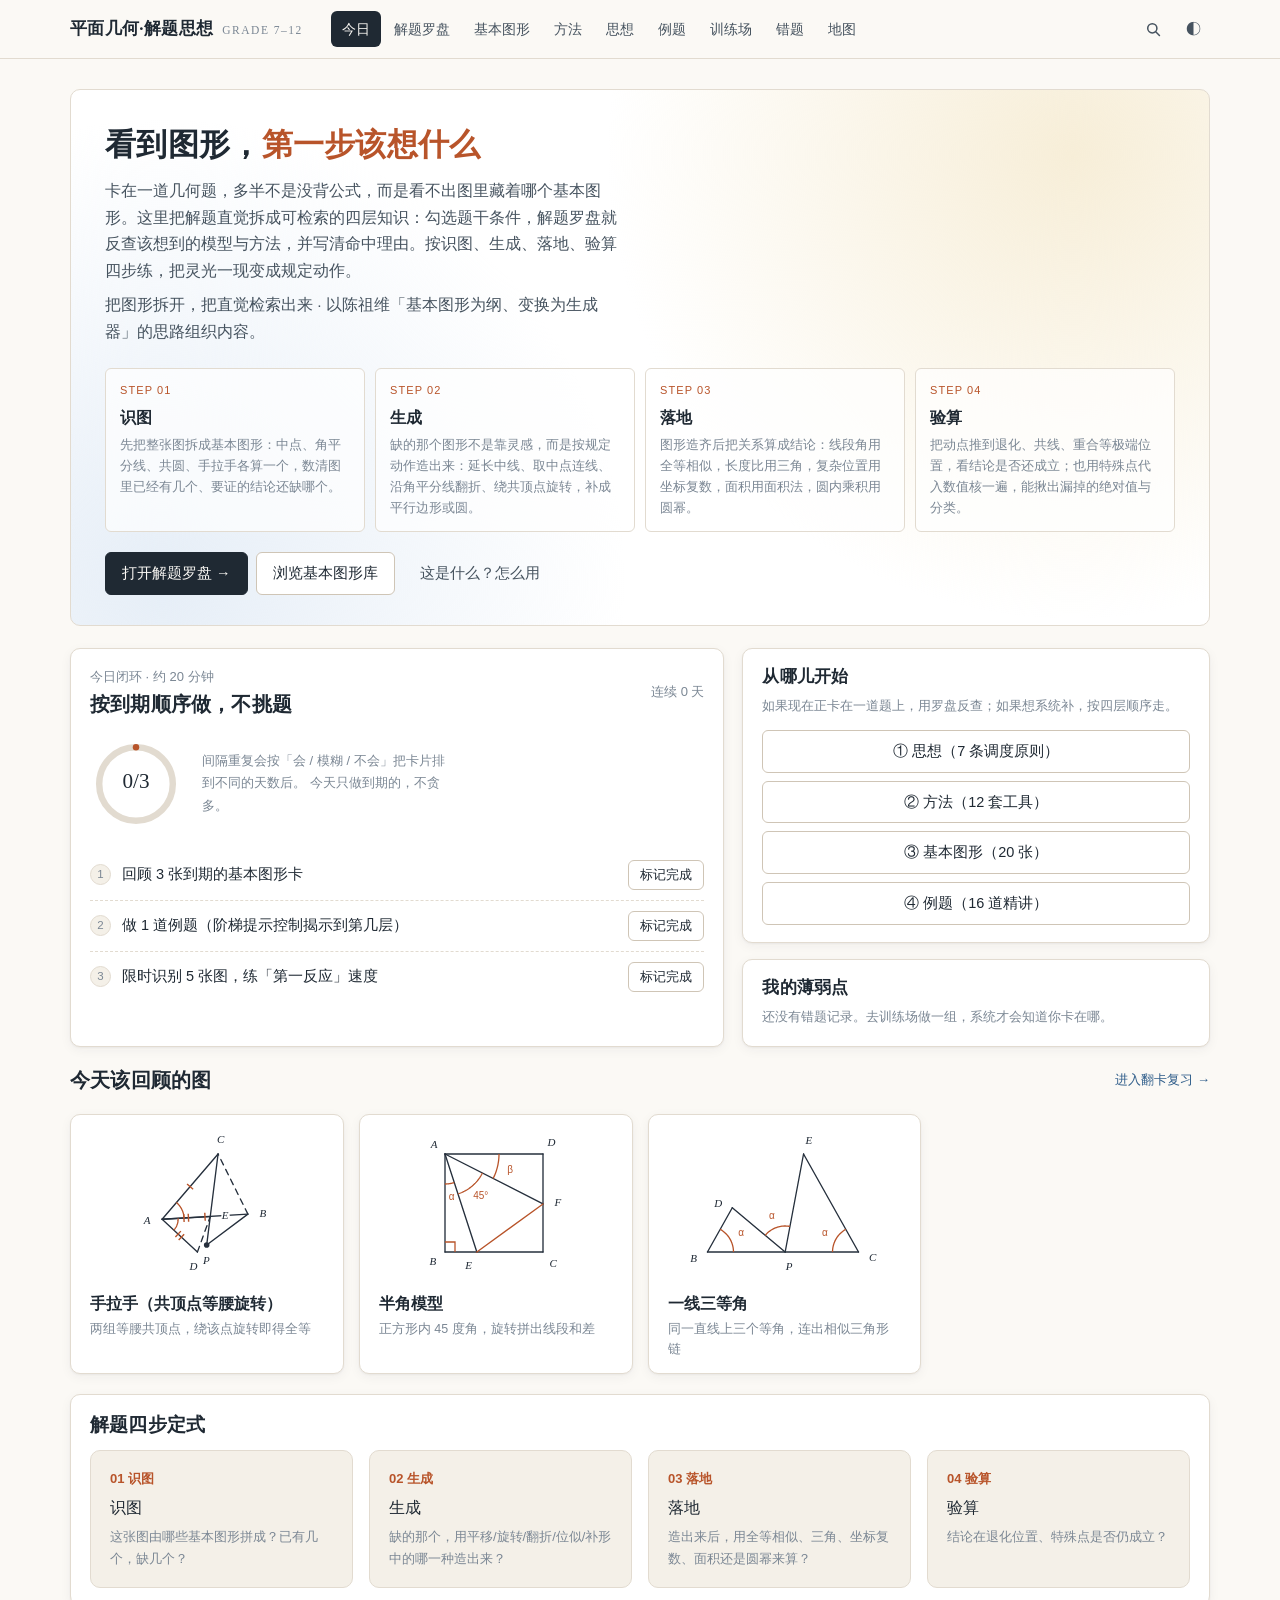
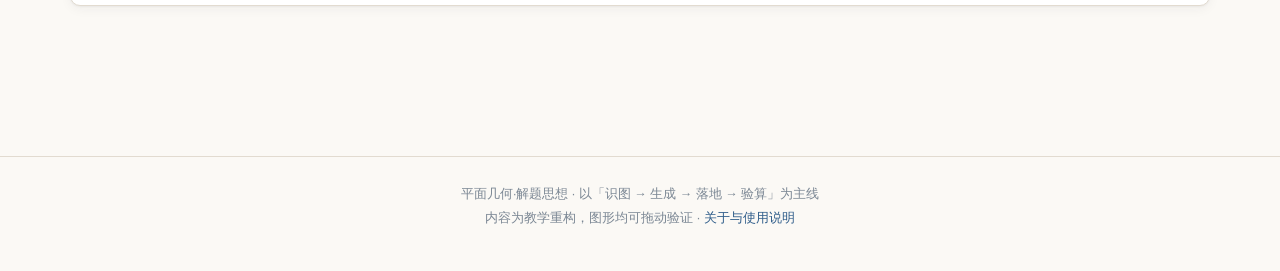
<file: index.html>
<!DOCTYPE html>
<html lang="zh-CN">
<head>
  <meta charset="utf-8">
  <meta name="viewport" content="width=device-width, initial-scale=1, viewport-fit=cover">
  <meta name="description" content="面向初中数学竞赛生的平面几何解题思想训练站：基本图形为纲、变换为生成器，可拖动几何图、解题罗盘反查、阶梯提示、间隔重复。">
  <meta name="color-scheme" content="light dark">
  <title>平面几何·解题思想</title>
  <link rel="stylesheet" href="vendor/katex/katex.min.css">
  <link rel="stylesheet" href="assets/css/app.css">
</head>
<body>

  <!-- 依赖顺序说明（file:// 下用普通脚本，不用 ES module）：
       1) 第三方渲染：KaTeX
       2) 基础设施：Markdown / 几何引擎 / 图形库 / 状态
       3) 站点外壳 app.js（定义 window.App，并注册 DOMContentLoaded 启动）
       4) 内容数据（普通脚本，挂到 window.*）
       5) 页面 pages.js（读取 window.App 注册所有页面）
       6) app.js 的 boot() 在 DOMContentLoaded 时执行 —— 此时上面全部就绪
  -->

  <script src="vendor/katex/katex.min.js"></script>

  <script src="assets/js/md.js"></script>
  <script src="assets/js/geo.js"></script>
  <script src="assets/js/figures.js"></script>
  <script src="assets/js/store.js"></script>

  <script src="assets/js/app.js"></script>

  <script src="content/meta.js"></script>
  <script src="content/tags.js"></script>
  <script src="content/ideas.js"></script>
  <script src="content/methods.js"></script>
  <script src="content/patterns.js"></script>
  <script src="content/problems.js"></script>

  <script src="assets/js/pages.js"></script>

  <noscript>
    <div style="max-width:640px;margin:60px auto;font-family:sans-serif;line-height:1.8;padding:20px">
      <h1>需要启用 JavaScript</h1>
      <p>本站的几何图、公式与训练功能都在浏览器本地运行，请开启 JavaScript 后刷新。</p>
    </div>
  </noscript>
</body>
</html>
</file>
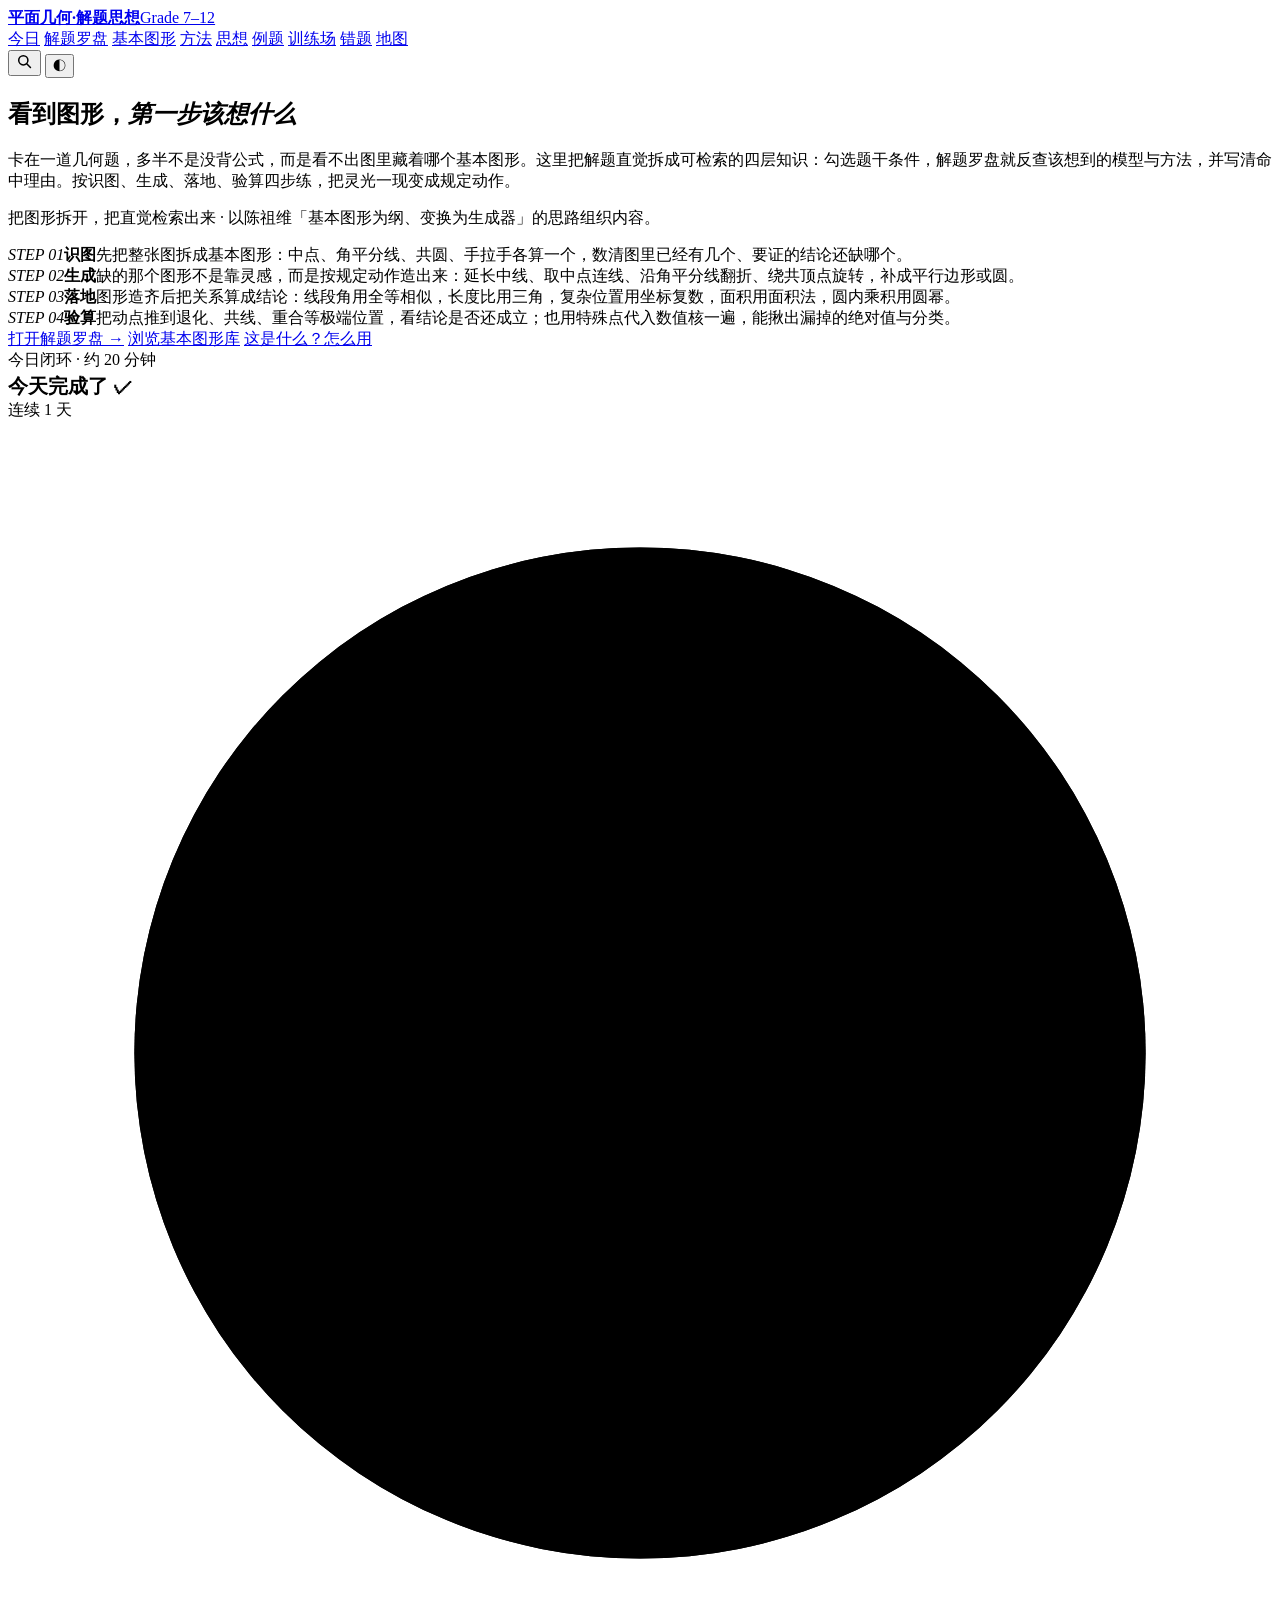
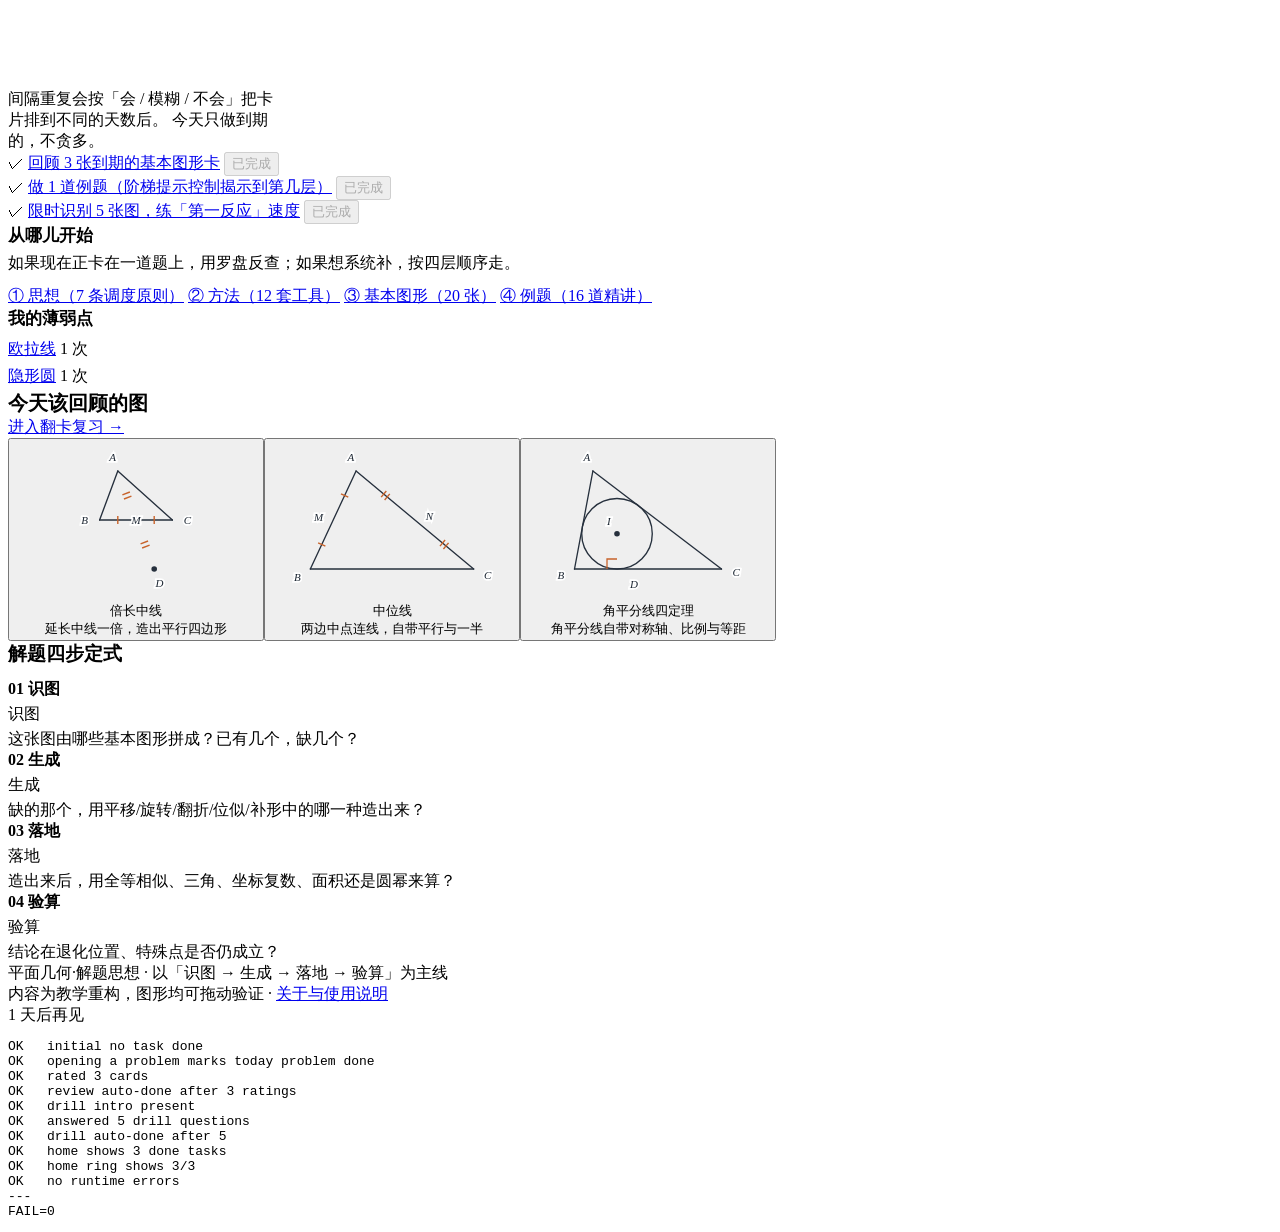
<file: tests/closedloop.html>
<!DOCTYPE html>
<html lang="zh-CN"><head><meta charset="utf-8"><title>闭环测试</title></head>
<body><pre id="out">running...</pre>
<script>
window.__ERRS=[];window.addEventListener('error',function(e){window.__ERRS.push(e.message);});
</script>
<script src="../vendor/katex/katex.min.js"></script>
<script src="../assets/js/md.js"></script>
<script src="../assets/js/geo.js"></script>
<script src="../assets/js/figures.js"></script>
<script src="../assets/js/store.js"></script>
<script src="../assets/js/app.js"></script>
<script src="../content/meta.js"></script>
<script src="../content/tags.js"></script>
<script src="../content/ideas.js"></script>
<script src="../content/methods.js"></script>
<script src="../content/patterns.js"></script>
<script src="../content/problems.js"></script>
<script src="../assets/js/pages.js"></script>
<script>
(function(){
  const L=[];let bad=0;
  function log(s){L.push(s);document.getElementById('out').textContent=L.join('\n');}
  function chk(n,c,e){if(!c){bad++;log('FAIL '+n+(e?' :: '+e:''));}else log('OK   '+n);}
  function go(h){history.replaceState(null,'',h);window.App.route();}

  setTimeout(function(){
    const S=window.Store; S.reset();
    chk('initial no task done', ['review','problem','drill'].every(t=>!S.isDone(t)));

    /* 1) 打开例题 → 自动完成 problem */
    go('#/card/pr-01');
    chk('opening a problem marks today problem done', S.isDone('problem'));

    /* 2) 翻卡评 3 张 → 自动完成 review */
    go('#/review');
    let clicks=0;
    for(let k=0;k<3;k++){
      const flip=document.querySelector('#doflip');
      if(!flip){log('     no flip at step '+k);break;}
      flip.click();
      const rate=document.querySelector('#rate [data-g="3"]');
      if(!rate){log('     no rate at step '+k);break;}
      rate.click(); clicks++;
    }
    chk('rated 3 cards', clicks===3, 'clicks='+clicks);
    chk('review auto-done after 3 ratings', S.isDone('review'));

    /* 3) 训练场答 5 题 → 自动完成 drill */
    go('#/drill');
    const start=document.querySelector('#start');
    chk('drill intro present', !!start);
    if(start){
      /* 把题数设为 5 再开始 */
      const qn=document.querySelector('#qn'); if(qn) qn.value='5';
      start.click();
      let n=0;
      while(n<5){
        const opts=document.querySelectorAll('#opts [data-id]');
        if(!opts.length) break;
        opts[0].click();              /* 随便选一个 */
        const goBtn=document.querySelector('#go');
        if(!goBtn) break;
        goBtn.click(); n++;
      }
      chk('answered 5 drill questions', n===5, 'n='+n);
      chk('drill auto-done after 5', S.isDone('drill'));
    }

    /* 4) 首页三项都显示完成 */
    go('#/');
    const lines=document.querySelectorAll('.taskline.done');
    chk('home shows 3 done tasks', lines.length===3, 'done='+lines.length);
    chk('home ring shows 3/3', /3\/3/.test(document.querySelector('.ring').textContent),
      document.querySelector('.ring')?document.querySelector('.ring').textContent:'no ring');

    chk('no runtime errors', window.__ERRS.length===0, window.__ERRS.join(' | '));
    log('---'); log('FAIL='+bad);
    document.title='LOOP_'+bad;
  },400);
})();
</script>
</body></html>
</file>
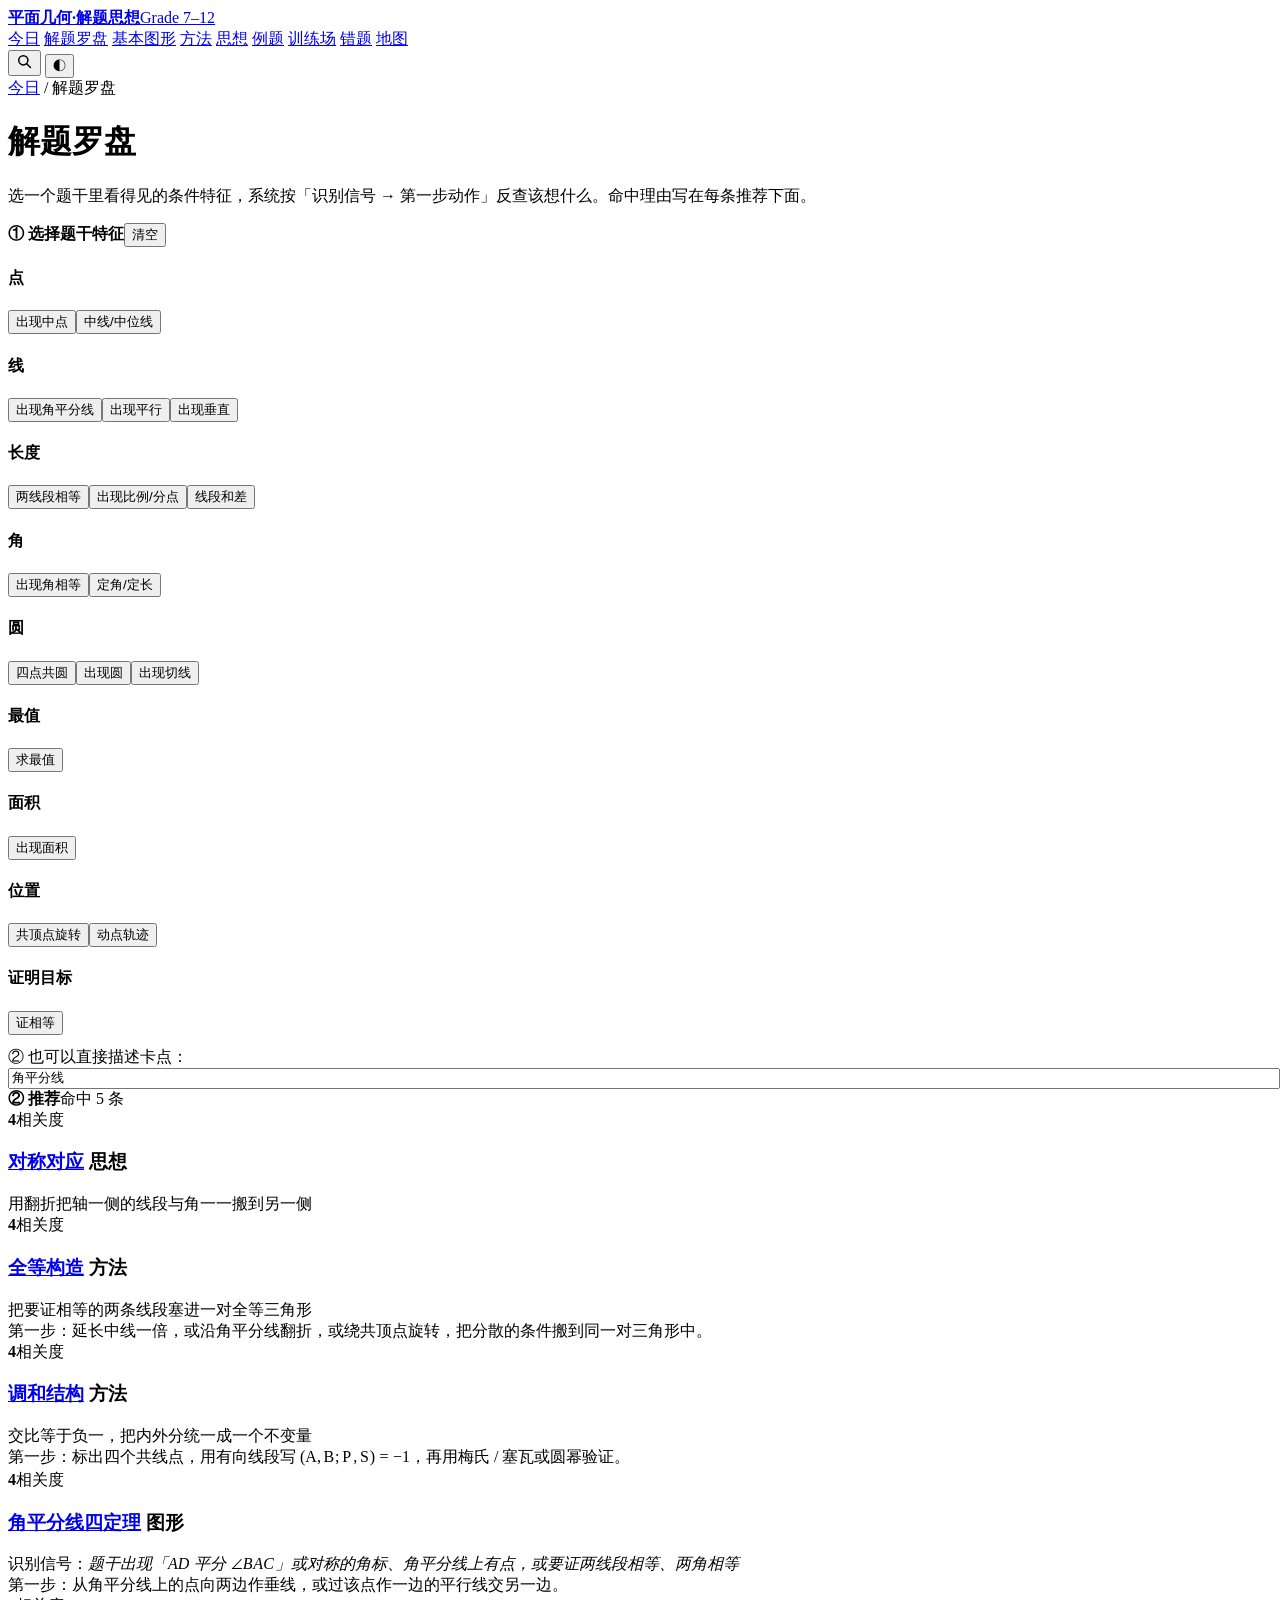
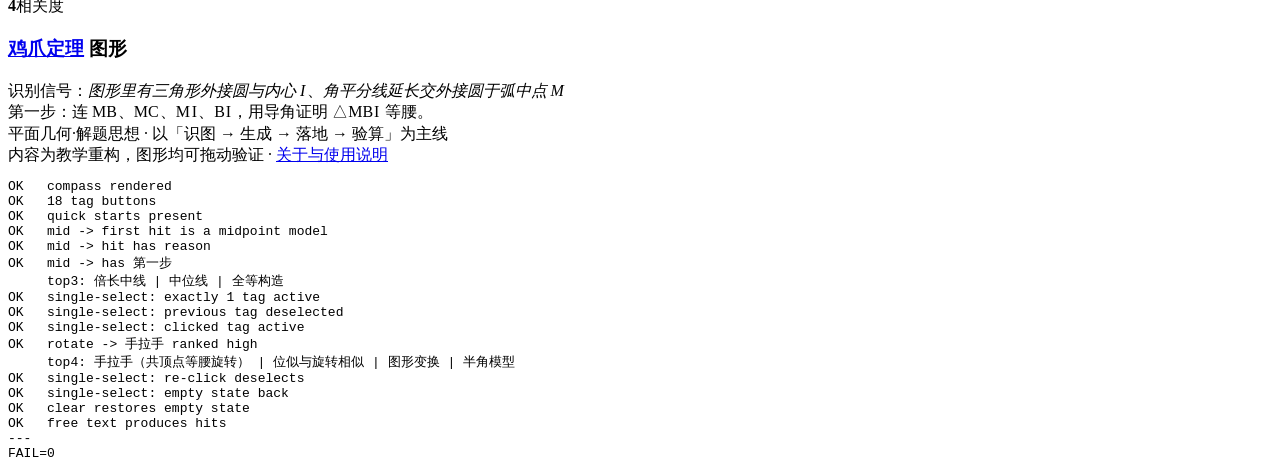
<file: tests/compasstest.html>
<!DOCTYPE html>
<html lang="zh-CN"><head><meta charset="utf-8"><title>罗盘测试</title></head>
<body><pre id="out">running...</pre>
<script src="../vendor/katex/katex.min.js"></script>
<script src="../assets/js/md.js"></script>
<script src="../assets/js/geo.js"></script>
<script src="../assets/js/figures.js"></script>
<script src="../assets/js/store.js"></script>
<script src="../assets/js/app.js"></script>
<script src="../content/meta.js"></script>
<script src="../content/tags.js"></script>
<script src="../content/ideas.js"></script>
<script src="../content/methods.js"></script>
<script src="../content/patterns.js"></script>
<script src="../content/problems.js"></script>
<script src="../assets/js/pages.js"></script>
<script>
(function () {
  const L = []; let bad = 0;
  function log(s) { L.push(s); document.getElementById('out').textContent = L.join('\n'); }
  function chk(n, c, e) { if (!c) { bad++; log('FAIL ' + n + (e ? ' :: ' + e : '')); } else log('OK   ' + n); }

  function go(hash) {
    history.replaceState(null, '', hash);
    window.App.route();
  }

  setTimeout(function () {
    go('#/compass');
    const box = document.querySelector('#tagbox');
    const hits = document.querySelector('#hits');
    chk('compass rendered', !!box && !!hits);
    chk('18 tag buttons', box && box.querySelectorAll('.tag-pick').length === 18,
      box ? String(box.querySelectorAll('.tag-pick').length) : 'no box');
    chk('quick starts present', hits && hits.querySelectorAll('[data-quick]').length === 8,
      hits ? String(hits.querySelectorAll('[data-quick]').length) : 'no hits');

    /* 选中「出现中点」→ 第一位应是倍长中线或中位线 */
    const mid = box.querySelector('[data-tag="mid"]');
    mid.click();
    const first = hits.querySelector('.hit h3 a');
    chk('mid -> first hit is a midpoint model', first && /倍长中线|中位线|直角三角形斜边中线/.test(first.textContent),
      first ? first.textContent : 'none');
    chk('mid -> hit has reason', !!hits.querySelector('.hit .why'));
    chk('mid -> has 第一步', /第一步/.test(hits.textContent));
    log('     top3: ' + Array.from(hits.querySelectorAll('.hit h3 a')).slice(0,3).map(a=>a.textContent.trim()).join(' | '));

    /* 单选：点「共顶点旋转」后，之前选中的「中点」应自动取消 */
    const rot = box.querySelector('[data-tag="rotate"]');
    rot.click();
    chk('single-select: exactly 1 tag active', box.querySelectorAll('.tag-pick.on').length === 1,
      String(box.querySelectorAll('.tag-pick.on').length));
    chk('single-select: previous tag deselected', !mid.classList.contains('on'));
    chk('single-select: clicked tag active', rot.classList.contains('on'));
    const titles = Array.from(hits.querySelectorAll('.hit h3 a')).map(a=>a.textContent.trim());
    chk('rotate -> 手拉手 ranked high', titles.slice(0,4).some(t=>/手拉手/.test(t)),
      titles.slice(0,4).join(' | '));
    log('     top4: ' + titles.slice(0,4).join(' | '));

    /* 再点一次同一个标签应取消选择 */
    rot.click();
    chk('single-select: re-click deselects', box.querySelectorAll('.tag-pick.on').length === 0);
    chk('single-select: empty state back', /先选一个条件/.test(hits.textContent));

    /* 快速起手按钮也遵循单选 */
    mid.click();
    const quickBtn = hits.querySelector('[data-quick="cyclic"]');
    if (quickBtn) {
      quickBtn.click();
      chk('quick start also single-select', box.querySelectorAll('.tag-pick.on').length === 1,
        String(box.querySelectorAll('.tag-pick.on').length));
      chk('quick start selected the right tag',
        box.querySelector('.tag-pick.on[data-tag="cyclic"]') !== null);
    }

    /* 清空 */
    document.querySelector('#clr').click();
    chk('clear restores empty state', /先选一个条件/.test(hits.textContent));

    /* 自由文本检索 */
    const ft = document.querySelector('#freetext');
    ft.value = '角平分线';
    ft.dispatchEvent(new Event('input'));
    chk('free text produces hits', hits.querySelectorAll('.hit').length > 0,
      String(hits.querySelectorAll('.hit').length));

    log('---'); log('FAIL=' + bad);
    document.title = 'COMPASS_' + bad;
  }, 400);
})();
</script>
</body></html>
</file>
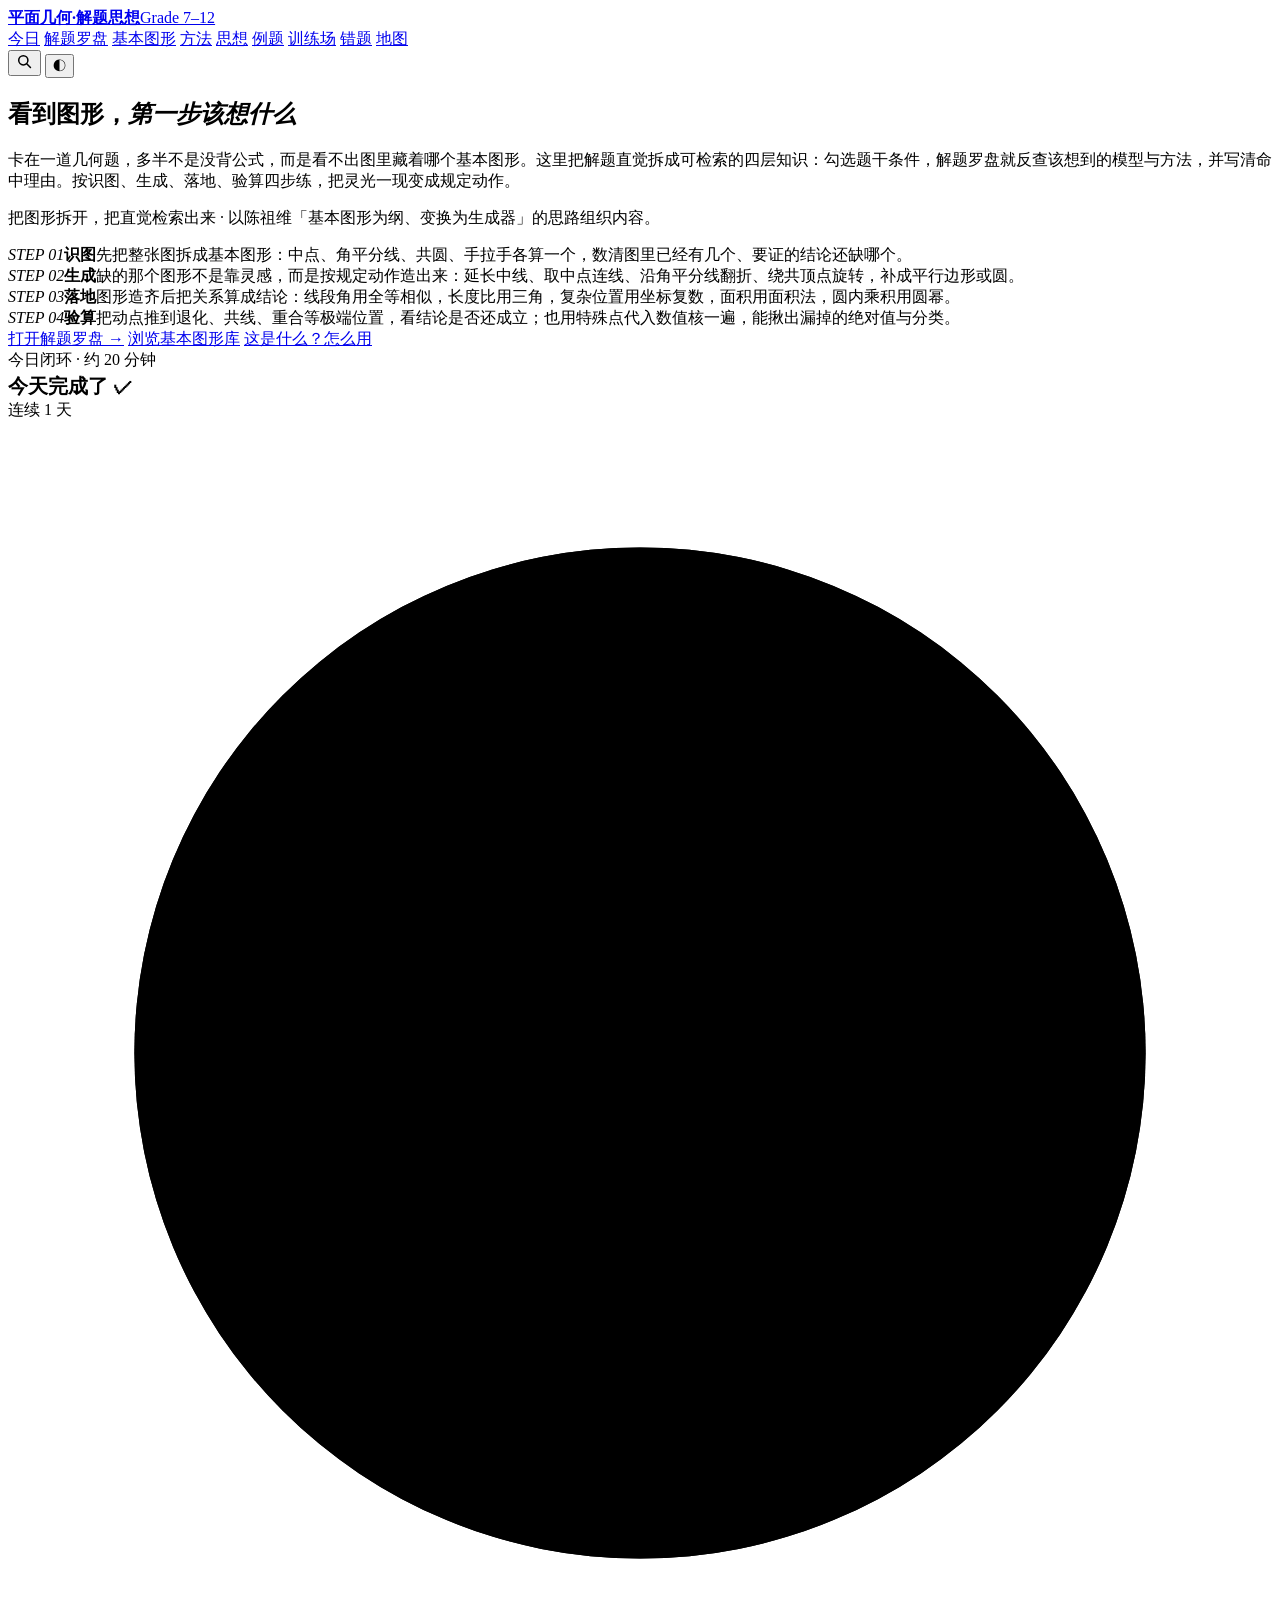
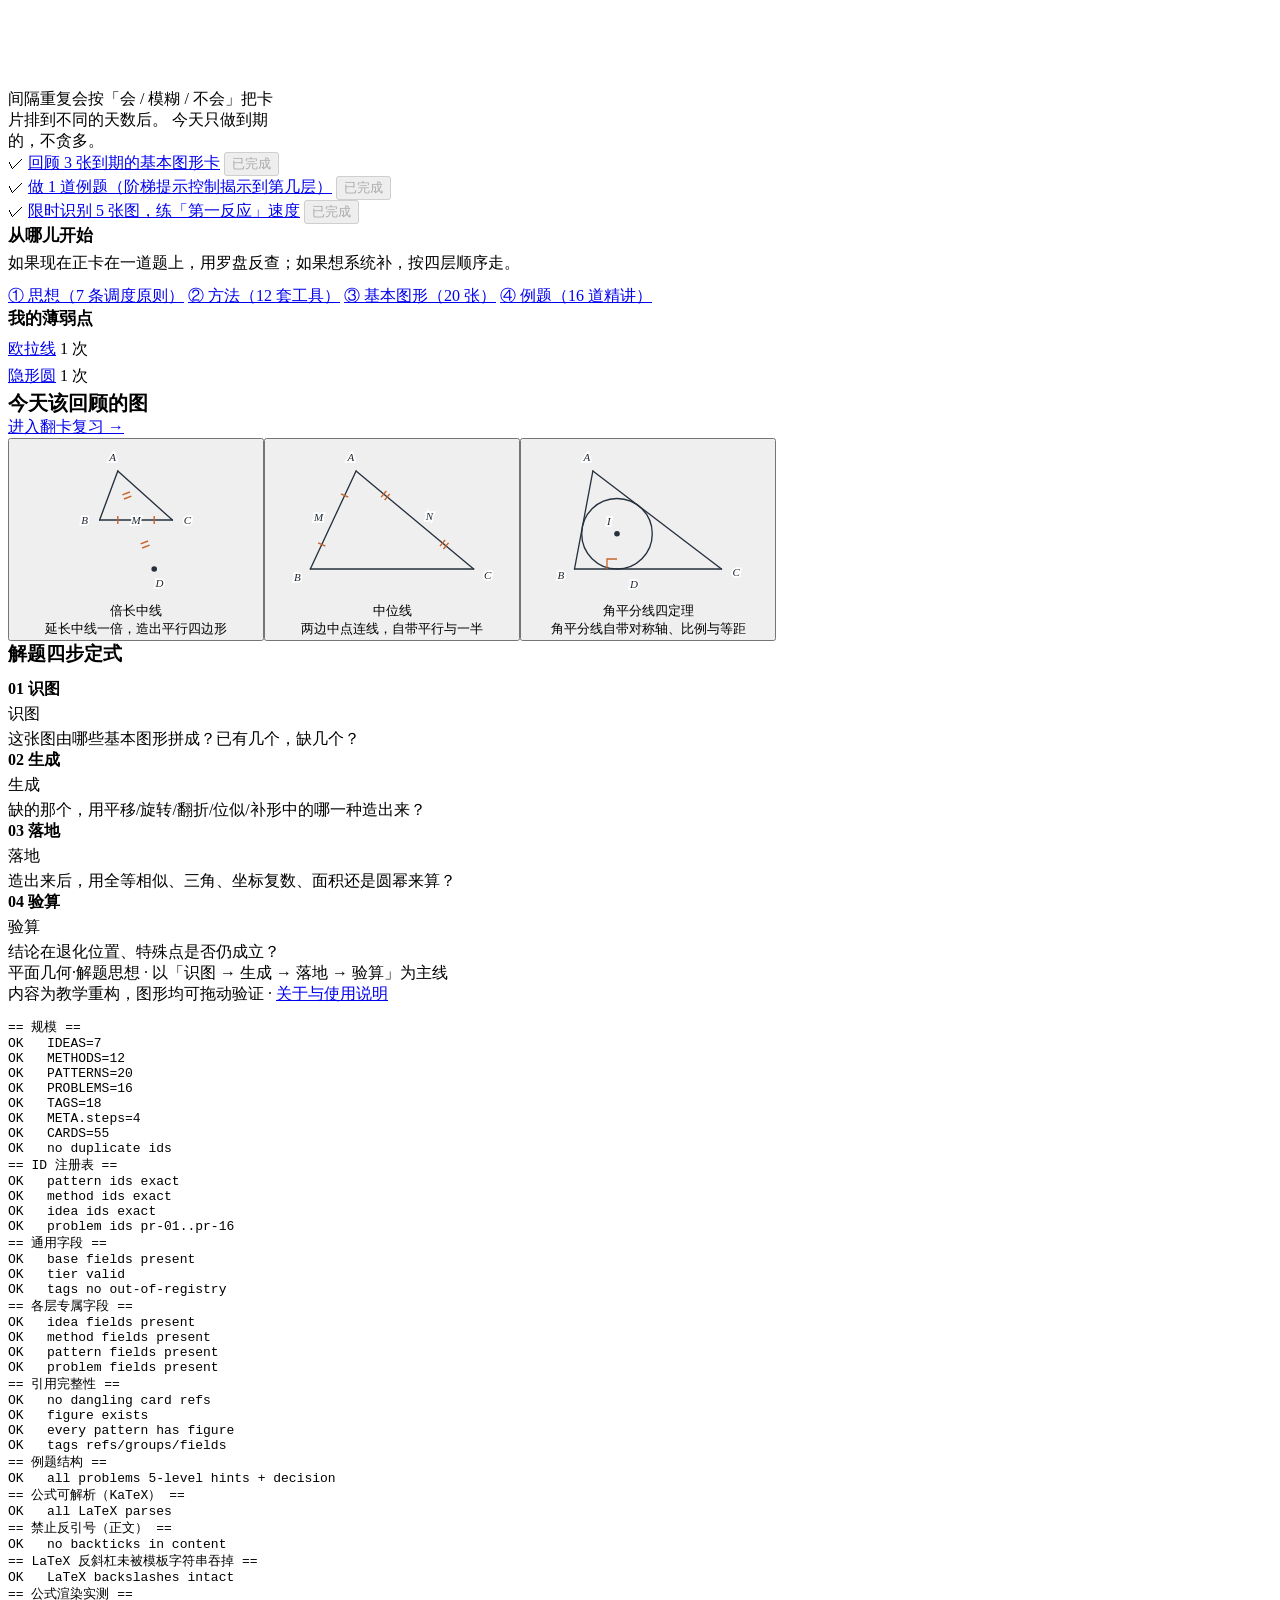
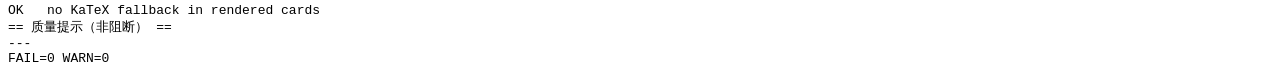
<file: tests/contentcheck.html>
<!DOCTYPE html>
<html lang="zh-CN"><head><meta charset="utf-8"><title>内容校验</title></head>
<body><pre id="out">running...</pre>
<script src="../vendor/katex/katex.min.js"></script>
<script src="../assets/js/md.js"></script>
<script src="../assets/js/geo.js"></script>
<script src="../assets/js/figures.js"></script>
<script src="../assets/js/store.js"></script>
<script src="../assets/js/app.js"></script>
<script src="../content/meta.js"></script>
<script src="../content/tags.js"></script>
<script src="../content/ideas.js"></script>
<script src="../content/methods.js"></script>
<script src="../content/patterns.js"></script>
<script src="../content/problems.js"></script>
<script src="../assets/js/pages.js"></script>
<script>
(function () {
  const L = []; let bad = 0, warn = 0;
  function log(s) { L.push(s); document.getElementById('out').textContent = L.join('\n'); }
  function chk(n, c, e) { if (!c) { bad++; log('FAIL ' + n + (e ? ' :: ' + e : '')); } else log('OK   ' + n); }
  function wn(n, c, e) { if (!c) { warn++; log('WARN ' + n + (e ? ' :: ' + e : '')); } }

  /* 本页脚本同步执行，DOMContentLoaded 尚未触发 → App.boot() 还没跑，
     DB.cards 仍是空的。这里直接按 window.* 重建索引，与 boot 无关。 */
  const DB = { cards: [], byId: {}, tags: window.TAGS || [] };
  for (const c of [].concat(window.IDEAS || [], window.METHODS || [], window.PATTERNS || [], window.PROBLEMS || [])) {
    DB.cards.push(c); DB.byId[c.id] = c;
  }
  window.App.DB.cards = DB.cards;
  window.App.DB.byId = DB.byId;
  window.App.DB.tags = DB.tags;
  window.App.byLayer = (l) => DB.cards.filter((c) => c.layer === l);
  const all = DB.cards;
  const ids = new Set(all.map(c => c.id));
  const figs = new Set(Object.keys(window.Geo.registry));
  const tagIds = new Set((window.TAGS || []).map(t => t.id));
  const RW = {
    pattern: ['p-hand','p-half-angle','p-three-equal','p-double-median','p-midline','p-bisector','p-right-mid','p-cyclic','p-power','p-ptolemy','p-fermat','p-hidden-circle','p-apollonius','p-hu-bu-gui','p-claw','p-euler','p-brahmagupta','p-area-ratio','p-tangent-chord','p-harmonic'],
    method: ['m-congruence','m-similarity','m-cyclic','m-power','m-area','m-trig','m-coord','m-menelaus','m-homothety','m-power-axis','m-inversion','m-harmonic'],
    idea: ['i-reduce','i-transform','i-complete','i-double-count','i-algebra','i-invariant','i-symmetry']
  };
  const regIds = new Set([].concat(RW.pattern, RW.method, RW.idea));

  log('== 规模 ==');
  chk('IDEAS=7', (window.IDEAS || []).length === 7, String((window.IDEAS || []).length));
  chk('METHODS=12', (window.METHODS || []).length === 12, String((window.METHODS || []).length));
  chk('PATTERNS=20', (window.PATTERNS || []).length === 20, String((window.PATTERNS || []).length));
  chk('PROBLEMS=16', (window.PROBLEMS || []).length === 16, String((window.PROBLEMS || []).length));
  chk('TAGS=18', (window.TAGS || []).length === 18, String((window.TAGS || []).length));
  chk('META.steps=4', (window.META && window.META.steps || []).length === 4);
  chk('CARDS=55', all.length === 55, String(all.length));
  chk('no duplicate ids', ids.size === all.length, ids.size + '/' + all.length);

  log('== ID 注册表 ==');
  const byLayer = (l) => DB.cards.filter((c) => c.layer === l);
  for (const layer in RW) {
    const got = new Set(byLayer(layer).map(c => c.id));
    const missing = RW[layer].filter(x => !got.has(x));
    const extra = Array.from(got).filter(x => !RW[layer].includes(x));
    chk(layer + ' ids exact', missing.length === 0 && extra.length === 0,
      'missing=' + missing.join(',') + ' extra=' + extra.join(','));
  }
  const prIds = (window.PROBLEMS || []).map(c => c.id).sort();
  const expectPr = Array.from({length:16}, (_,i) => 'pr-' + String(i+1).padStart(2,'0')).sort();
  chk('problem ids pr-01..pr-16', JSON.stringify(prIds) === JSON.stringify(expectPr), prIds.join(','));

  log('== 通用字段 ==');
  const base = ['id','layer','title','short','tier','tags','body'];
  let missBase = [];
  for (const c of all) for (const k of base) if (!c[k] || (Array.isArray(c[k]) && !c[k].length)) missBase.push(c.id + '.' + k);
  chk('base fields present', missBase.length === 0, missBase.slice(0,8).join(' | '));
  let badTier = all.filter(c => !Array.isArray(c.tier) || c.tier.some(n => ![1,2,3].includes(n)));
  chk('tier valid', badTier.length === 0, badTier.map(c=>c.id).join(','));
  let badTag = all.filter(c => (c.tags || []).some(t => !tagIds.has(t)));
  chk('tags no out-of-registry', badTag.length === 0, badTag.map(c=>c.id).join(','));

  log('== 各层专属字段 ==');
  const need = {
    idea: ['motto','steps','fail'],
    method: ['when','action','tools'],
    pattern: ['signals','identify','action','conclusions','gen','tools','figure','traps'],
    problem: ['statement','answer','hints','decision','discard','variants','patterns','methods','figure','traps']
  };
  for (const layer in need) {
    let miss = [];
    for (const c of byLayer(layer)) for (const k of need[layer])
      if (!c[k] || (Array.isArray(c[k]) && !c[k].length)) miss.push(c.id + '.' + k);
    chk(layer + ' fields present', miss.length === 0, miss.slice(0,6).join(' | '));
  }

  log('== 引用完整性 ==');
  let dangling = [], pending = [];
  const refFields = ['tools','patterns','methods','related','ideas'];
  const prIdsOk = new Set(Array.from({length:16}, (_,i)=>'pr-'+String(i+1).padStart(2,'0')));
  for (const c of all) for (const k of refFields)
    for (const r of (c[k] || [])) {
      if (ids.has(r)) continue;
      if (prIdsOk.has(r)) { pending.push(c.id + '.' + k + '->' + r); continue; }  // 例题尚未生成
      if (!regIds.has(r)) dangling.push(c.id + '.' + k + '->' + r);
    }
  chk('no dangling card refs', dangling.length === 0, dangling.slice(0,8).join(' | '));
  if (pending.length) log('     （' + pending.length + ' 处引用指向待生成的例题，内容齐后自动消除）');

  let badFig = all.filter(c => c.figure && !figs.has(c.figure));
  chk('figure exists', badFig.length === 0, badFig.map(c=>c.id+':'+c.figure).join(','));
  const patFigs = (window.PATTERNS || []).filter(c => !c.figure);
  chk('every pattern has figure', patFigs.length === 0, patFigs.map(c=>c.id).join(','));

  let badTagRef = [];
  for (const t of (window.TAGS || [])) {
    for (const r of [].concat(t.first || [], t.also || [])) if (!regIds.has(r)) badTagRef.push(t.id + '->' + r);
    if (!['点','线','角','圆','长度','面积','最值','位置','证明目标'].includes(t.group)) badTagRef.push(t.id + ' group=' + t.group);
    for (const k of ['id','label','group','desc','hint','first','also','why']) if (!t[k]) badTagRef.push(t.id + ' missing ' + k);
  }
  chk('tags refs/groups/fields', badTagRef.length === 0, badTagRef.slice(0,8).join(' | '));

  log('== 例题结构 ==');
  for (const c of (window.PROBLEMS || [])) {
    const lv = (c.hints || []).map(h => h.level);
    if (JSON.stringify(lv) !== JSON.stringify(['观察','联想','构造','主链','完整解']))
      chk(c.id + ' hint levels', false, lv.join('/'));
    if (!c.decision || c.decision.length < 60) chk(c.id + ' decision substantive', false, 'len=' + (c.decision||'').length);
  }
  chk('all problems 5-level hints + decision', (window.PROBLEMS || []).every(c =>
    (c.hints||[]).length === 5 && (c.hints||[]).map(h=>h.level).join('/') === '观察/联想/构造/主链/完整解' &&
    c.decision && c.decision.length >= 60 && (c.discard||[]).length >= 1 && (c.variants||[]).length >= 1));

  log('== 公式可解析（KaTeX） ==');
  let texBad = [];
  for (const c of all) {
    const src = [c.body, c.statement, c.answer, c.action, c.identify, c.decision, (c.conclusions||[]).join(' ')].join('\n');
    const tex = src.match(/\$\$?([\s\S]+?)\$\$?/g) || [];
    for (const t of tex) {
      const body = t.replace(/^\$\$?|\$\$?$/g, '');
      try {
        const out = window.katex.renderToString(body, {throwOnError:true, strict:false, trust:false});
        if (!out) texBad.push(c.id + ' empty');
      } catch (e) { texBad.push(c.id + ' :: ' + body.slice(0,40) + ' :: ' + e.message.slice(0,60)); }
    }
  }
  chk('all LaTeX parses', texBad.length === 0, texBad.slice(0,6).join(' | '));

  log('== 禁止反引号（正文） ==');
  let bt = [];
  for (const c of all) {
    const src = [c.body, c.statement, c.answer, c.short, c.action, c.identify, c.decision, (c.signals||[]).join(' '), (c.traps||[]).join(' ')].join('');
    if (src.includes('`')) bt.push(c.id);
  }
  chk('no backticks in content', bt.length === 0, bt.join(','));

  log('== LaTeX 反斜杠未被模板字符串吞掉 ==');
  /* 被吞的典型痕迹：\angle→"angle "，\frac→换页+"rac{"，\triangle→"triangle "，
     \circ→"circ"，\perp→"perp"，\times→制表+"imes"，\sqrt→"sqrt" 等。
     只在 $...$ 公式内部检测，避免误伤中文正文里的普通英文词。 */
  let swallowed = [];
  const badTokens = /\b(angle|frac|triangle|circ|perp|cong|parallel|sqrt|cdot|times|sum|sin|cos|tan|Rightarrow|infty|alpha|beta|gamma|delta|theta|lambda|mu|pi|omega)\b/;
  for (const c of all) {
    const fields = { body:c.body, statement:c.statement, answer:c.answer, action:c.action,
      identify:c.identify, decision:c.decision, short:c.short,
      signals:(c.signals||[]).join(' '), traps:(c.traps||[]).join(' '),
      conclusions:(c.conclusions||[]).join(' '), variants:(c.variants||[]).join(' '),
      discard:(c.discard||[]).join(' '), hints:(c.hints||[]).map(x=>x.text).join(' ') };
    for (const k in fields) {
      const src = fields[k] || '';
      const formulas = src.match(/\$+[\s\S]*?\$+/g) || [];
      for (const fm of formulas) {
        if (/\\/.test(fm)) continue;              // 含合法反斜杠
        const inner = fm.replace(/^\$+|\$+$/g, '');
        if (badTokens.test(inner)) swallowed.push(c.id + '.' + k + '::' + inner.slice(0, 40));
      }
      /* 控制字符也不该出现在正文里（\n \t \f \b 被吞的痕迹） */
      if (/[\x00-\x08\x0b\x0c\x0e-\x1f]/.test(src)) swallowed.push(c.id + '.' + k + '::控制字符');
    }
  }
  chk('LaTeX backslashes intact', swallowed.length === 0, swallowed.slice(0, 8).join(' | '));

  log('== 公式渲染实测 ==');
  let renderBad = [];
  for (const c of all) {
    const html = window.MD.render([c.body, c.statement, c.answer, c.action, c.identify].join('\n\n'));
    if (/tex-fallback/.test(html)) renderBad.push(c.id);
  }
  chk('no KaTeX fallback in rendered cards', renderBad.length === 0, renderBad.slice(0,8).join(','));

  log('== 质量提示（非阻断） ==');
  const weakAction = (window.PATTERNS || []).filter(c => /作辅助线|适当添加|添加辅助线|作一条/.test(c.action || ''));
  wn('pattern action all concrete', weakAction.length === 0, weakAction.map(c=>c.id).join(','));
  const weakDecision = (window.PROBLEMS || []).filter(c => /仔细观察|由条件可知|显而易见/.test(c.decision || ''));
  wn('decision no filler', weakDecision.length === 0, weakDecision.map(c=>c.id).join(','));
  const shortBody = all.filter(c => (c.body || '').length < 150);
  wn('all bodies >=150 chars', shortBody.length === 0, shortBody.map(c=>c.id).join(','));

  log('---');
  log('FAIL=' + bad + ' WARN=' + warn);
  document.title = 'CONTENT_' + bad + '_' + warn;
})();
</script>
</body></html>
</file>
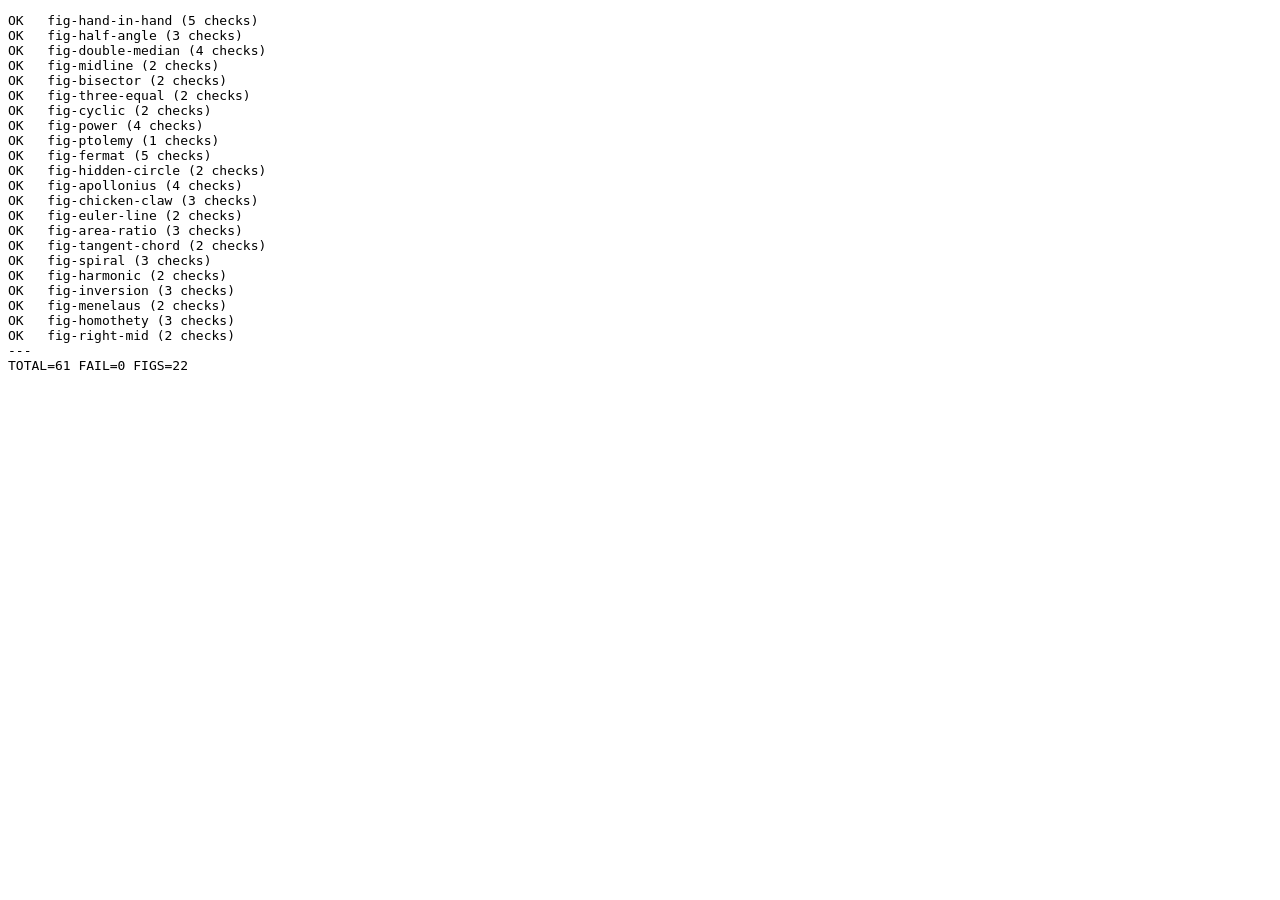
<file: tests/figcheck.html>
<!DOCTYPE html>
<html lang="zh-CN"><head><meta charset="utf-8"><title>图形自检</title></head>
<body>
<pre id="out">running...</pre>
<script src="../assets/js/geo.js"></script>
<script src="../assets/js/figures.js"></script>
<script>
(function () {
  const lines = [];
  let fail = 0, total = 0;
  for (const id of Object.keys(Geo.registry)) {
    try {
      const cfg = Geo.registry[id];
      const fig = new Geo.Fig(cfg);
      cfg.build(fig);
      fig.solve();
      const bad = fig.validate();
      total += fig.checks.length;
      if (bad.length) {
        fail += bad.length;
        lines.push('FAIL ' + id + ' :: ' + bad.map((b) => b.label).join(' | '));
      } else {
        lines.push('OK   ' + id + ' (' + fig.checks.length + ' checks)');
      }
    } catch (e) {
      fail++;
      lines.push('ERROR ' + id + ' :: ' + e.message + ' @ ' + (e.stack || '').split('\n')[1]);
    }
  }
  lines.push('---');
  lines.push('TOTAL=' + total + ' FAIL=' + fail + ' FIGS=' + Object.keys(Geo.registry).length);
  document.getElementById('out').textContent = lines.join('\n');
  document.title = 'FIGCHECK_' + fail;
})();
</script>
</body></html>
</file>
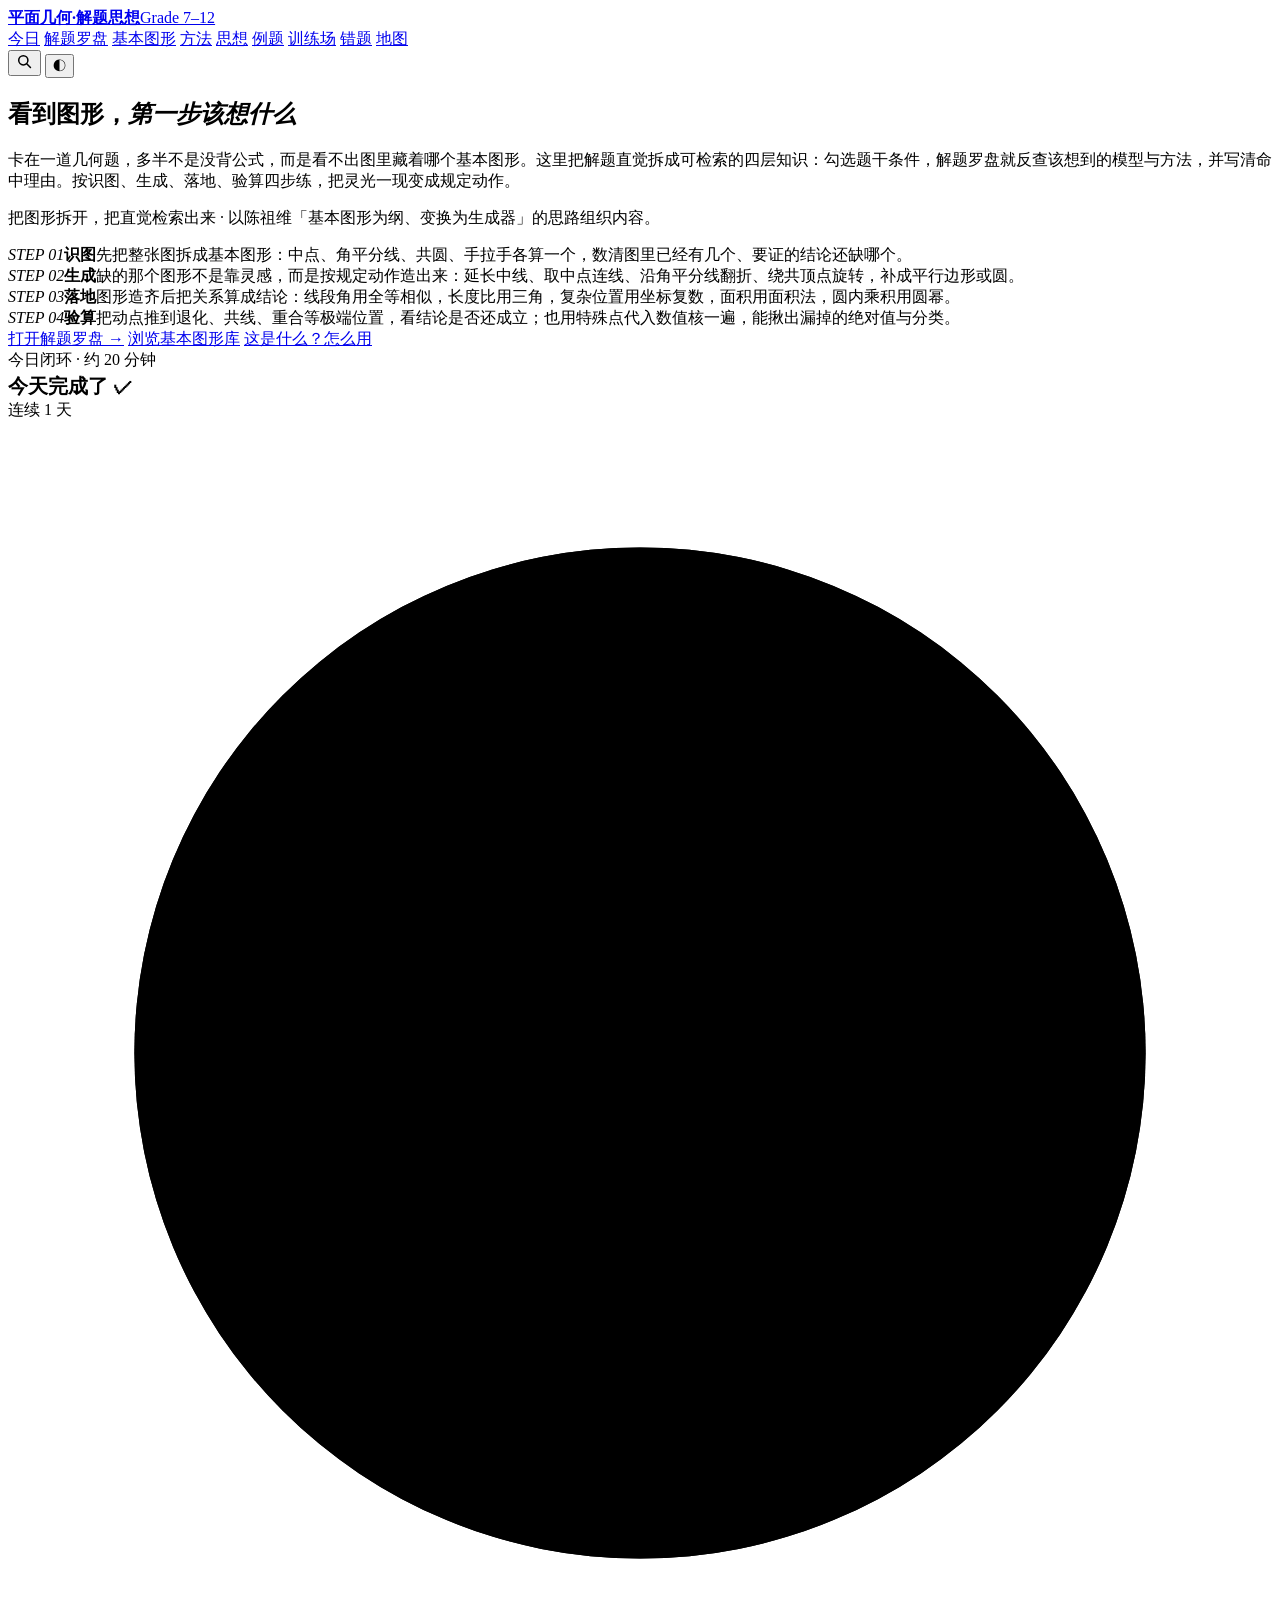
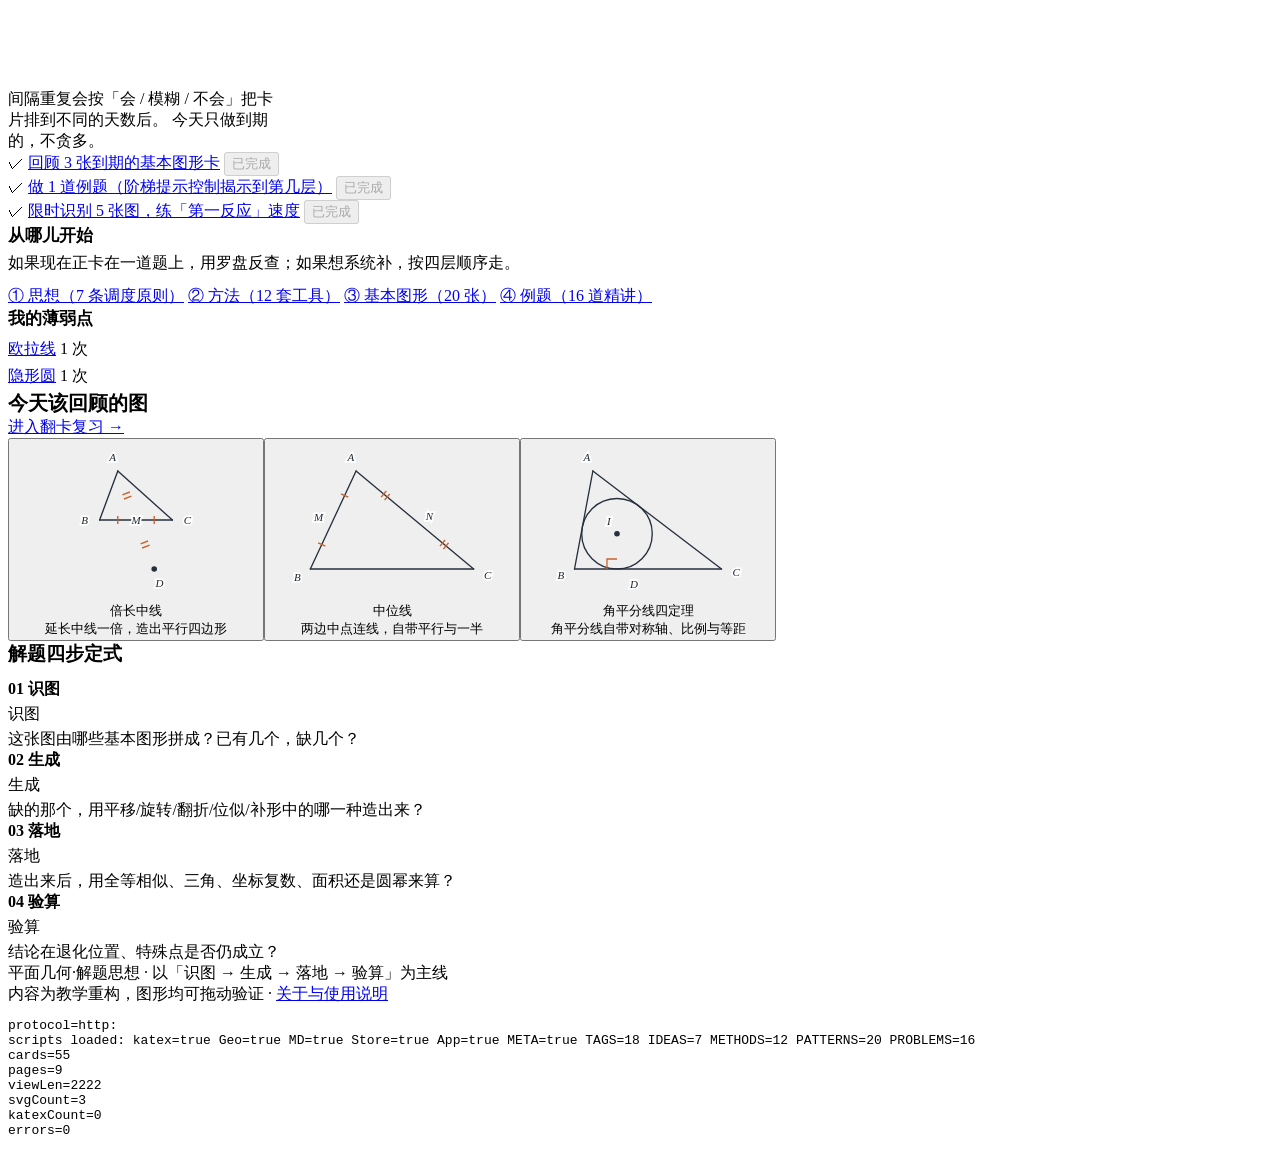
<file: tests/fileproto.html>
<!DOCTYPE html>
<html lang="zh-CN"><head><meta charset="utf-8"><title>file协议检查</title></head>
<body><pre id="out">running...</pre>
<script>
window.__ERRS = [];
window.addEventListener('error', function (e) { window.__ERRS.push(e.message + ' @ ' + (e.filename||'') + ':' + (e.lineno||'')); }, true);
</script>
<script src="../vendor/katex/katex.min.js"></script>
<script src="../assets/js/md.js"></script>
<script src="../assets/js/geo.js"></script>
<script src="../assets/js/figures.js"></script>
<script src="../assets/js/store.js"></script>
<script src="../assets/js/app.js"></script>
<script src="../content/meta.js"></script>
<script src="../content/tags.js"></script>
<script src="../content/ideas.js"></script>
<script src="../content/methods.js"></script>
<script src="../content/patterns.js"></script>
<script src="../content/problems.js"></script>
<script src="../assets/js/pages.js"></script>
<script>
setTimeout(function () {
  const L = [];
  function log(s) { L.push(s); document.getElementById('out').textContent = L.join('\n'); }
  log('protocol=' + location.protocol);
  log('scripts loaded: katex=' + !!window.katex + ' Geo=' + !!window.Geo + ' MD=' + !!window.MD +
      ' Store=' + !!window.Store + ' App=' + !!window.App + ' META=' + !!window.META +
      ' TAGS=' + (window.TAGS ? window.TAGS.length : 0) + ' IDEAS=' + (window.IDEAS ? window.IDEAS.length : 0) +
      ' METHODS=' + (window.METHODS ? window.METHODS.length : 0) + ' PATTERNS=' + (window.PATTERNS ? window.PATTERNS.length : 0) +
      ' PROBLEMS=' + (window.PROBLEMS ? window.PROBLEMS.length : 0));
  log('cards=' + (window.App ? window.App.DB.cards.length : 0));
  log('pages=' + (window.App ? Object.keys(window.App.Pages).length : 0));
  const v = document.getElementById('view');
  log('viewLen=' + (v ? v.innerHTML.replace(/<[^>]+>/g,'').trim().length : 'NO VIEW'));
  log('svgCount=' + document.querySelectorAll('svg.geo').length);
  log('katexCount=' + document.querySelectorAll('.katex').length);
  log('errors=' + window.__ERRS.length + (window.__ERRS.length ? ' :: ' + window.__ERRS.join(' | ') : ''));
  document.title = 'FILE_' + window.__ERRS.length;
}, 500);
</script>
</body></html>
</file>
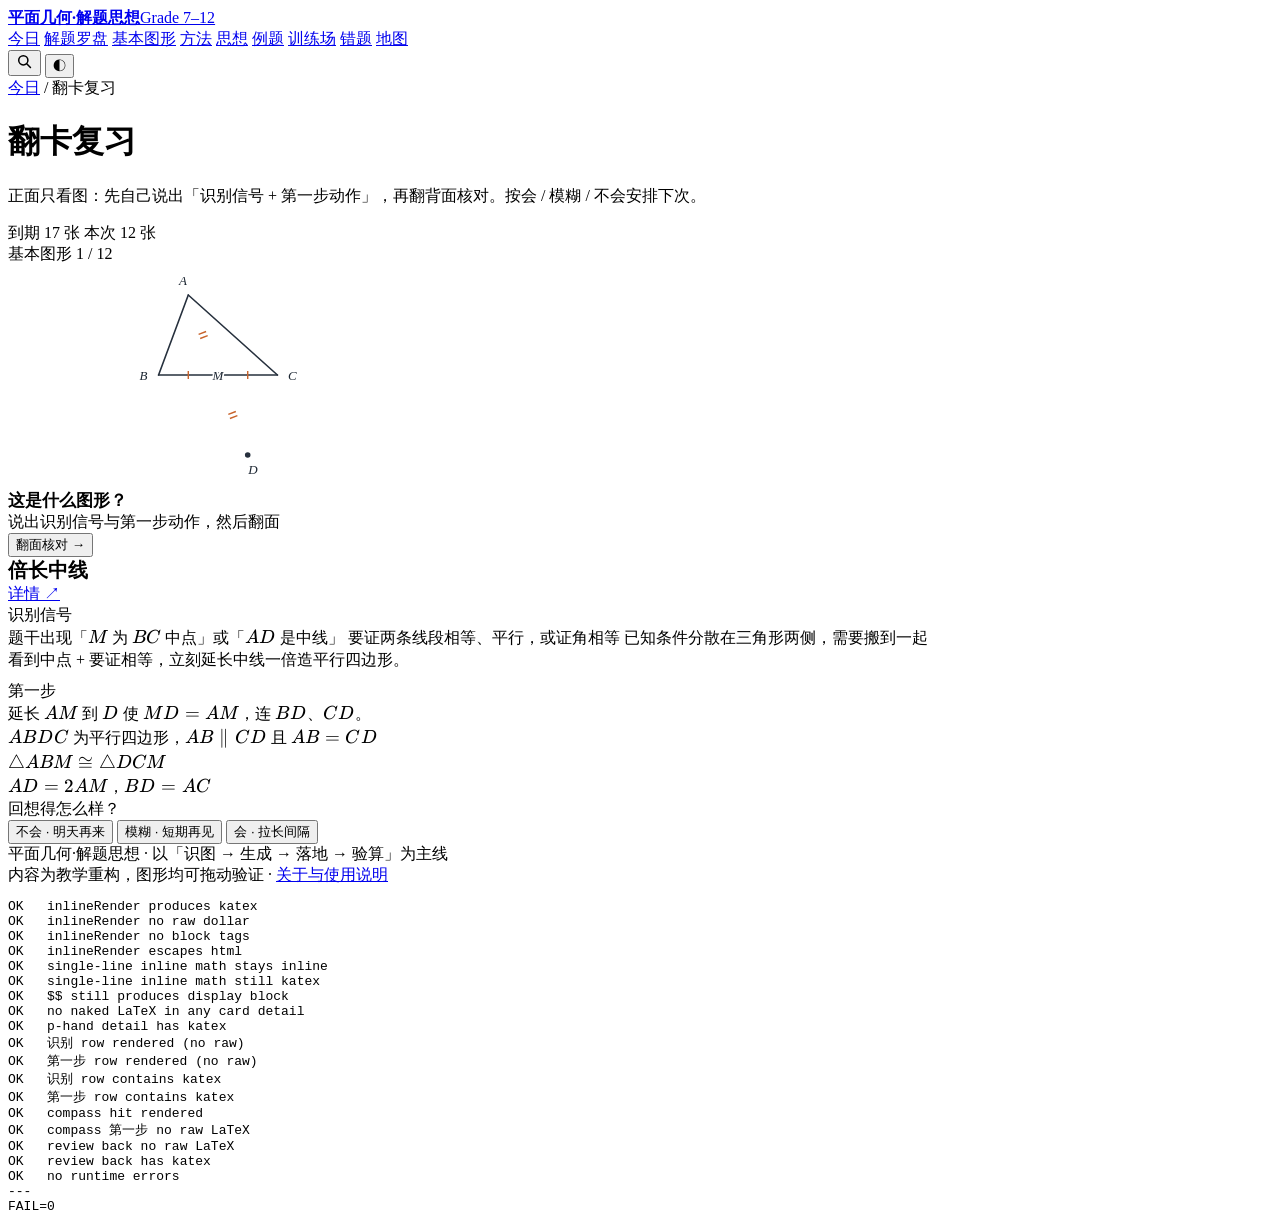
<file: tests/formulacheck.html>
<!DOCTYPE html>
<html lang="zh-CN"><head><meta charset="utf-8">
<link rel="stylesheet" href="../vendor/katex/katex.min.css">
<title>公式渲染检查</title></head>
<body><pre id="out">running...</pre>
<script>
window.__ERRS=[];window.addEventListener('error',function(e){window.__ERRS.push(e.message);});
</script>
<script src="../vendor/katex/katex.min.js"></script>
<script src="../assets/js/md.js"></script>
<script src="../assets/js/geo.js"></script>
<script src="../assets/js/figures.js"></script>
<script src="../assets/js/store.js"></script>
<script src="../assets/js/app.js"></script>
<script src="../content/meta.js"></script>
<script src="../content/tags.js"></script>
<script src="../content/ideas.js"></script>
<script src="../content/methods.js"></script>
<script src="../content/patterns.js"></script>
<script src="../content/problems.js"></script>
<script src="../assets/js/pages.js"></script>
<script>
(function(){
  const L=[];let bad=0;
  function log(s){L.push(s);document.getElementById('out').textContent=L.join('\n');}
  function chk(n,c,e){if(!c){bad++;log('FAIL '+n+(e?' :: '+e:''));}else log('OK   '+n);}
  function go(h){history.replaceState(null,'',h);window.App.route();}
  /* 裸 LaTeX 痕迹：反斜杠命令出现在可见文本里（KaTeX 渲染后会变成 .katex 元素） */
  function nakedLatex(el){
    if(!el) return false;
    const t=el.textContent||'';
    return /\\[a-zA-Z]{3,}/.test(t) || /\$[^$]+\$/.test(t);
  }

  setTimeout(function(){
    /* 1. inlineRender 本身 */
    const ir=window.MD.inlineRender('看到 $AB=AC$ 且 $\\triangle ABD \\cong \\triangle ACE$');
    chk('inlineRender produces katex', /katex/.test(ir), ir.slice(0,120));
    chk('inlineRender no raw dollar', !/\$AB/.test(ir), ir.slice(0,120));
    chk('inlineRender no block tags', !/<p>|<div|<\/ul>/i.test(ir), ir.slice(0,120));
    chk('inlineRender escapes html', /&lt;/.test(window.MD.inlineRender('<b>x</b>')));
    /* 独占一行的行内公式不应被当成 $$ 块公式居中 */
    const one=window.MD.render('$BD = CE$');
    chk('single-line inline math stays inline', !/math-block|katex-display/.test(one), one.slice(0,160));
    chk('single-line inline math still katex', /katex/.test(one));
    const blk=window.MD.render('$$EF=BE+DF$$');
    chk('$$ still produces display block', /math-block/.test(blk) && /katex-display/.test(blk));

    /* 2. 所有 55 张卡的详情页：info 区不得出现裸 LaTeX */
    let dirty=[];
    for(const c of window.App.DB.cards){
      go('#/card/'+c.id);
      const info=document.querySelector('#view .card-pad');
      const rows=document.querySelectorAll('#view .row');
      for(const r of rows){
        if(nakedLatex(r)) { dirty.push(c.id+' :: '+(r.textContent||'').trim().slice(0,60)); break; }
      }
      /* 整页可见文本里不应残留 $...$ 公式源码 */
      const view=document.getElementById('view');
      if(view && /\$[^$]{1,60}\$/.test(view.textContent)) dirty.push(c.id+' :: raw $ in view');
    }
    chk('no naked LaTeX in any card detail', dirty.length===0, dirty.slice(0,6).join(' | '));

    /* 3. 具体抽查 p-hand 详情页的「识别」「第一步」两行 */
    go('#/card/p-hand');
    const view=document.getElementById('view');
    chk('p-hand detail has katex', view.querySelectorAll('.katex').length>0, String(view.querySelectorAll('.katex').length));
    const rows=Array.from(view.querySelectorAll('.row'));
    const idRow=rows.find(r=>r.textContent.includes('识别'));
    const actRow=rows.find(r=>r.textContent.includes('第一步'));
    chk('识别 row rendered (no raw)', !!idRow && !nakedLatex(idRow), idRow?idRow.textContent.trim().slice(0,80):'missing');
    chk('第一步 row rendered (no raw)', !!actRow && !nakedLatex(actRow), actRow?actRow.textContent.trim().slice(0,80):'missing');
    chk('识别 row contains katex', !!idRow && idRow.querySelectorAll('.katex').length>0);
    chk('第一步 row contains katex', !!actRow && actRow.querySelectorAll('.katex').length>0);

    /* 4. 罗盘命中理由 */
    go('#/compass');
    document.querySelector('[data-tag="mid"]').click();
    const hit=document.querySelector('#hits .hit');
    chk('compass hit rendered', !!hit);
    chk('compass 第一步 no raw LaTeX', hit && !nakedLatex(hit.querySelector('.small.mt-s')||hit),
      hit?hit.textContent.slice(0,100):'no hit');

    /* 5. 翻卡复习背面 */
    go('#/review');
    const flip=document.querySelector('#doflip');
    if(flip) flip.click();
    const back=document.querySelector('#back');
    chk('review back no raw LaTeX', back && !nakedLatex(back), back?back.textContent.slice(0,100):'no back');
    chk('review back has katex', back && back.querySelectorAll('.katex').length>0);

    chk('no runtime errors', window.__ERRS.length===0, window.__ERRS.join(' | '));
    log('---'); log('FAIL='+bad);
    document.title='FORMULA_'+bad;
  },500);
})();
</script>
</body></html>
</file>
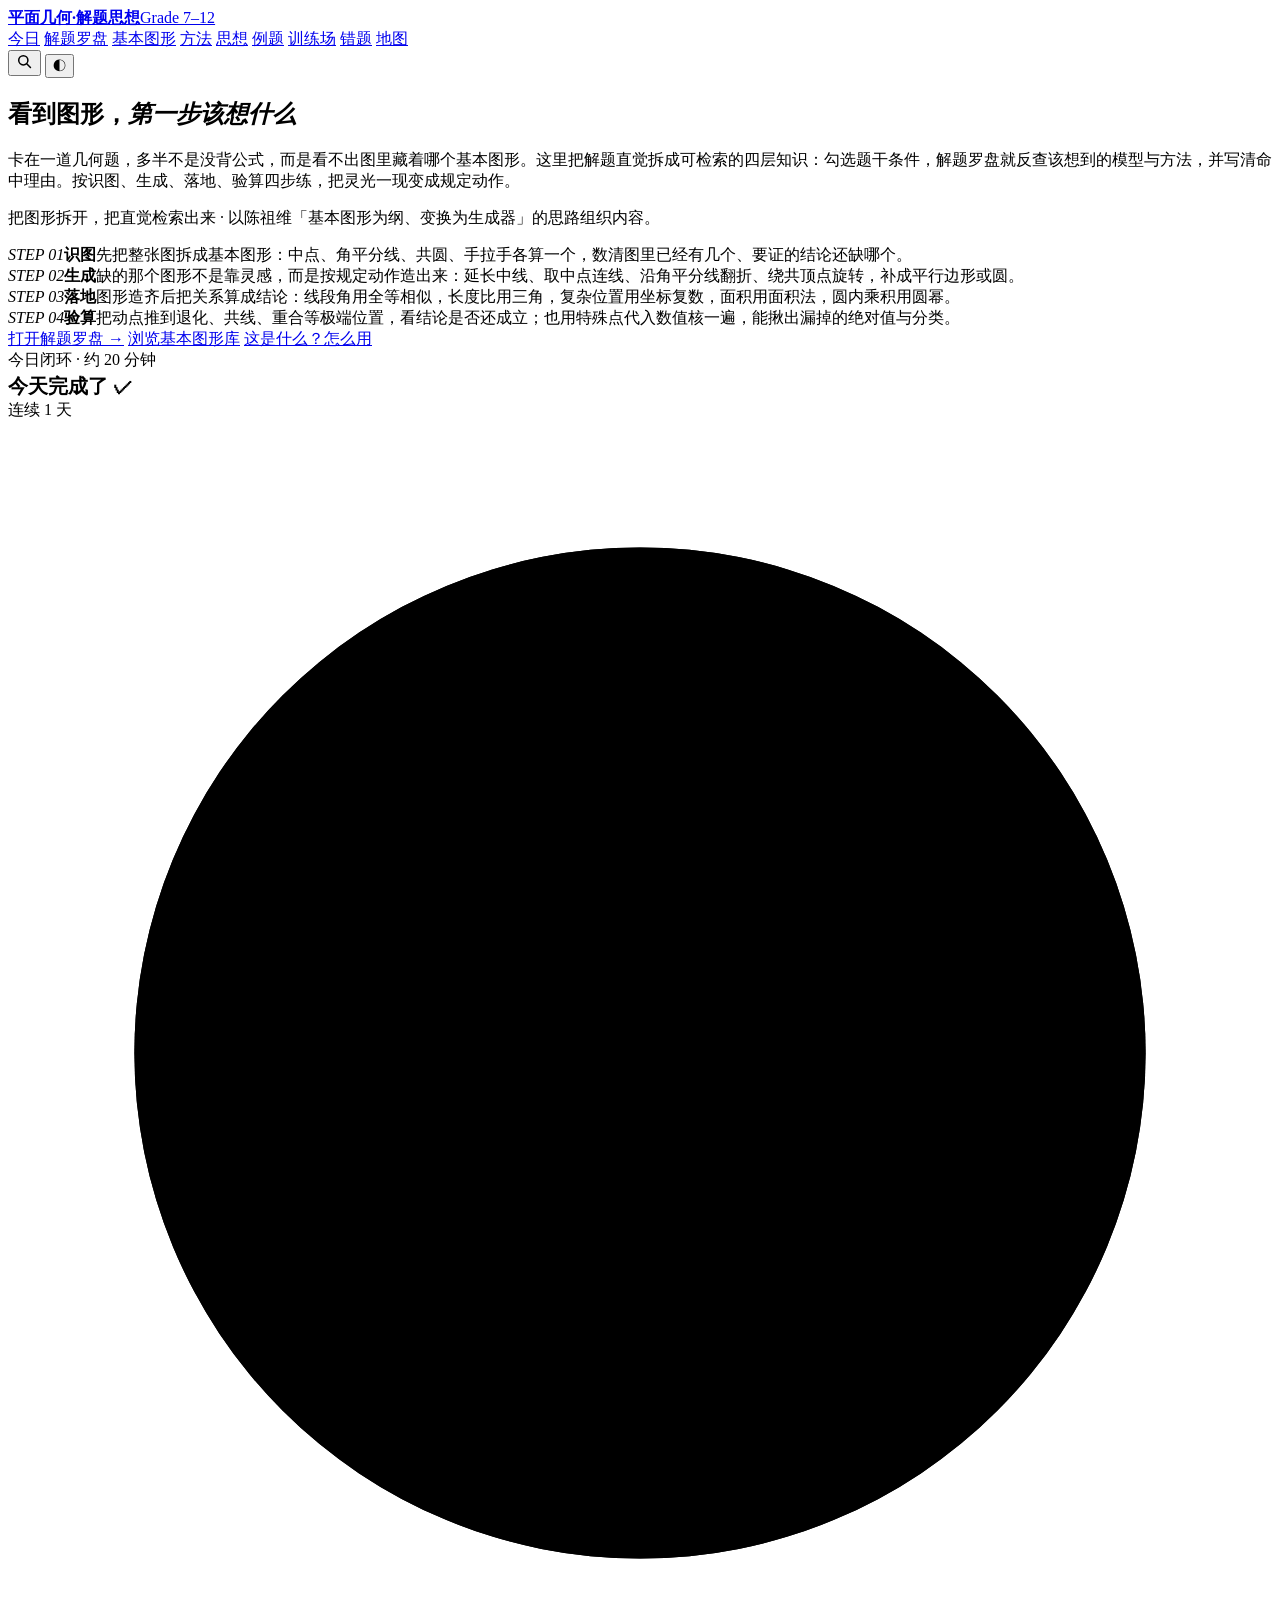
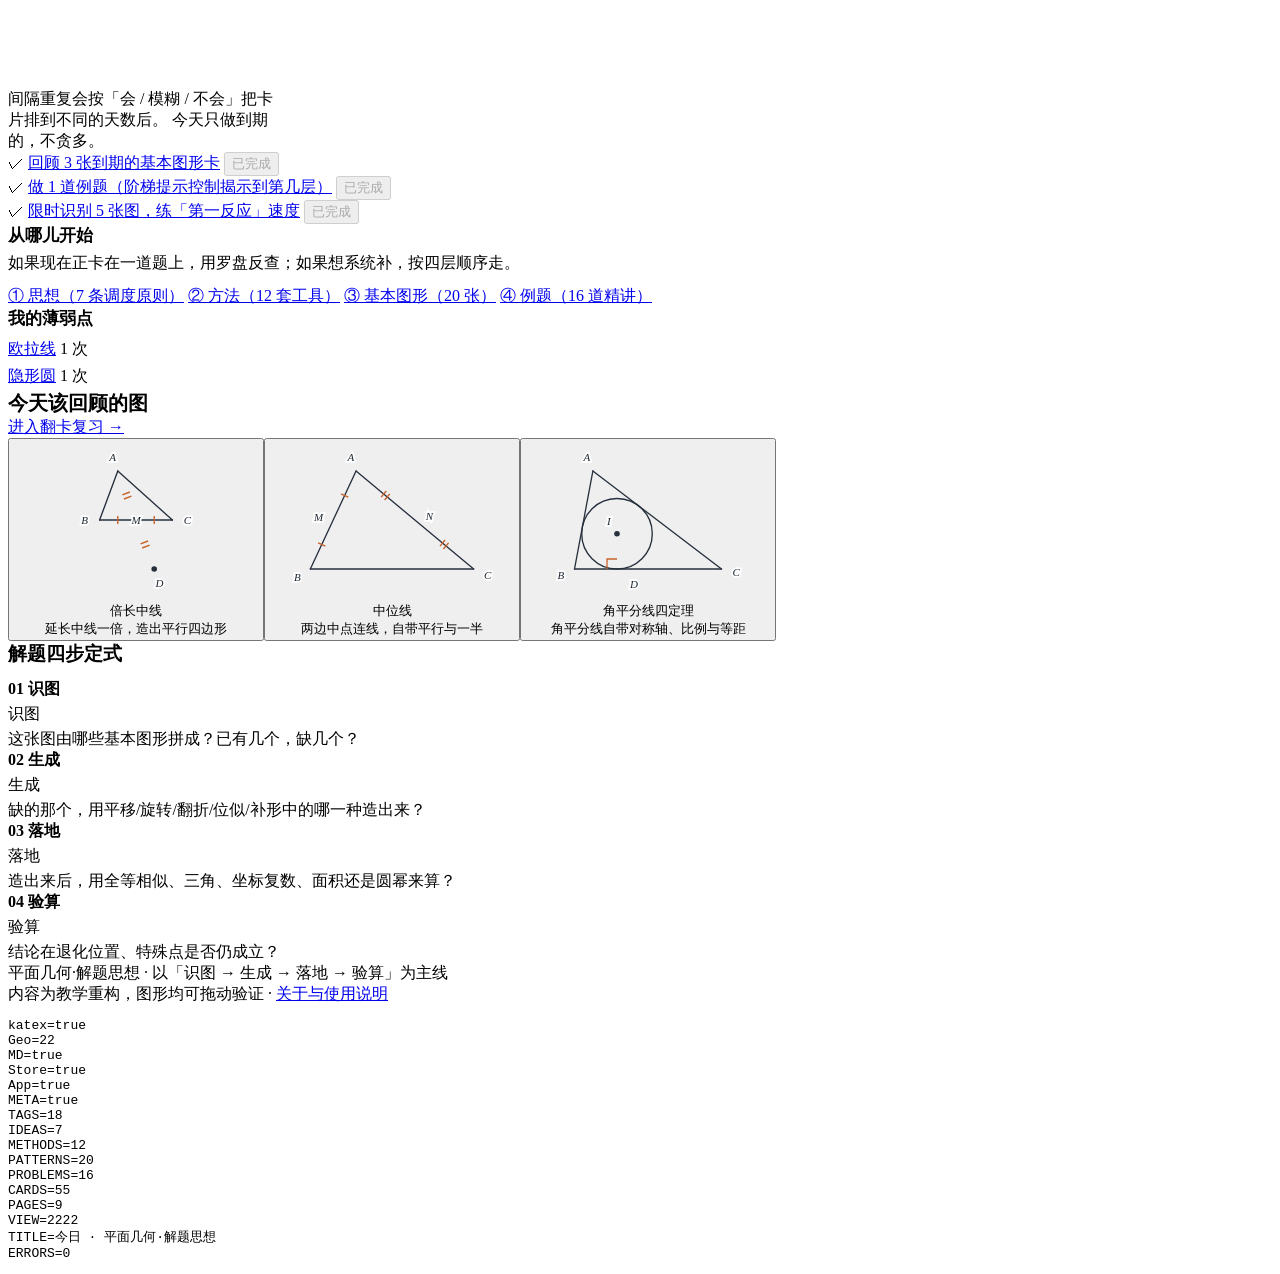
<file: tests/indexcheck.html>
<!DOCTYPE html>
<html lang="zh-CN"><head><meta charset="utf-8"><title>正式页检查</title></head>
<body><pre id="out">running...</pre>
<script>
window.__ERRS = [];
window.addEventListener('error', function (e) { window.__ERRS.push(e.message); });
</script>
<script src="../vendor/katex/katex.min.js"></script>
<script src="../assets/js/md.js"></script>
<script src="../assets/js/geo.js"></script>
<script src="../assets/js/figures.js"></script>
<script src="../assets/js/store.js"></script>
<script src="../assets/js/app.js"></script>
<script src="../content/meta.js"></script>
<script src="../content/tags.js"></script>
<script src="../content/ideas.js"></script>
<script src="../content/methods.js"></script>
<script src="../content/patterns.js"></script>
<script src="../content/problems.js"></script>
<script src="../assets/js/pages.js"></script>
<script>
(function () {
  const L = [];
  function log(s) { L.push(s); document.getElementById('out').textContent = L.join('\n'); }
  setTimeout(function () {
    log('katex=' + (!!window.katex));
    log('Geo=' + (window.Geo ? Object.keys(window.Geo.registry).length : 'MISSING'));
    log('MD=' + (!!window.MD));
    log('Store=' + (!!window.Store));
    log('App=' + (!!window.App));
    log('META=' + (!!window.META));
    log('TAGS=' + (window.TAGS ? window.TAGS.length : 0));
    log('IDEAS=' + (window.IDEAS ? window.IDEAS.length : 0));
    log('METHODS=' + (window.METHODS ? window.METHODS.length : 0));
    log('PATTERNS=' + (window.PATTERNS ? window.PATTERNS.length : 0));
    log('PROBLEMS=' + (window.PROBLEMS ? window.PROBLEMS.length : 0));
    log('CARDS=' + (window.App ? window.App.DB.cards.length : 0));
    log('PAGES=' + (window.App ? Object.keys(window.App.Pages).length : 0));
    const v = document.getElementById('view');
    log('VIEW=' + (v ? v.innerHTML.replace(/<[^>]+>/g, '').trim().length : 'NO VIEW'));
    log('TITLE=' + document.title);
    log('ERRORS=' + window.__ERRS.length + (window.__ERRS.length ? ' :: ' + window.__ERRS.join(' | ') : ''));
    document.title = 'INDEX_' + window.__ERRS.length;
  }, 300);
})();
</script>
</body></html>
</file>
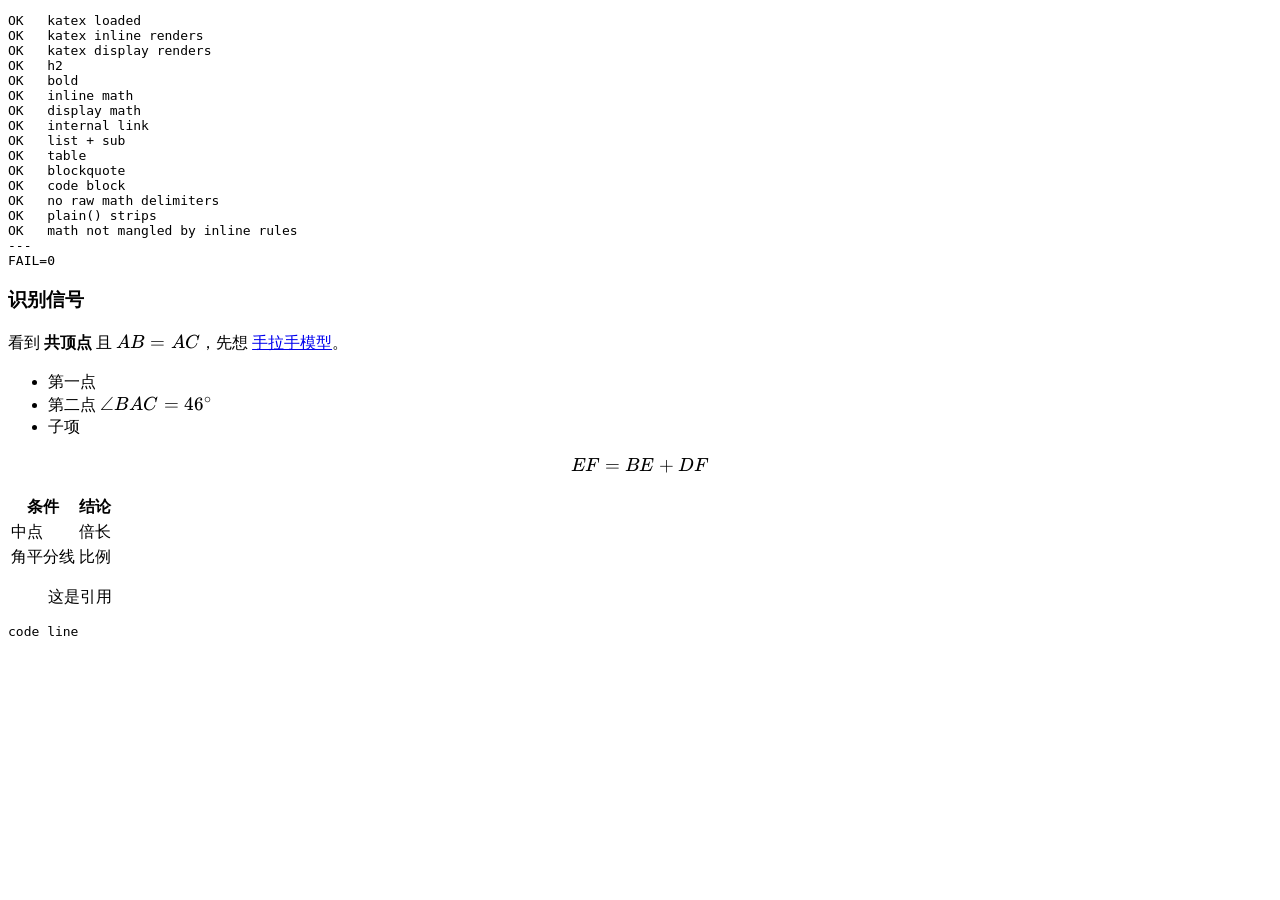
<file: tests/mdcheck.html>
<!DOCTYPE html>
<html lang="zh-CN"><head><meta charset="utf-8">
<link rel="stylesheet" href="../vendor/katex/katex.min.css">
<title>MD检查</title></head>
<body><pre id="out">running...</pre><div id="host"></div>
<script src="../vendor/katex/katex.min.js"></script>
<script src="../assets/js/md.js"></script>
<script>
(function () {
  const L = [];
  function log(s) { L.push(s); document.getElementById('out').textContent = L.join('\n'); }
  let bad = 0;
  function chk(name, cond, extra) { if (!cond) { bad++; log('FAIL ' + name + (extra ? ' :: ' + extra : '')); } else log('OK   ' + name); }

  chk('katex loaded', !!window.katex);
  const k = window.MD.katexRender('\\frac{AB}{AC}=\\frac{BD}{DC}', false);
  chk('katex inline renders', /katex/.test(k) && !/tex-fallback/.test(k));
  const kd = window.MD.katexRender('EF=BE+DF', true);
  chk('katex display renders', /katex-display/.test(kd));

  const src = [
    '## 识别信号',
    '',
    '看到 **共顶点** 且 $AB=AC$，先想 [[p-hand|手拉手模型]]。',
    '',
    '- 第一点',
    '- 第二点 $\\angle BAC=46^\\circ$',
    '  - 子项',
    '',
    '$$EF=BE+DF$$',
    '',
    '| 条件 | 结论 |',
    '|---|---|',
    '| 中点 | 倍长 |',
    '| 角平分线 | 比例 |',
    '',
    '> 这是引用',
    '',
    '```',
    'code line',
    '```'
  ].join('\n');
  const html = window.MD.render(src);
  document.getElementById('host').innerHTML = html;
  chk('h2', /class="md-h"/.test(html));
  chk('bold', /<strong>共顶点<\/strong>/.test(html));
  chk('inline math', /katex/.test(html));
  chk('display math', /math-block/.test(html) && /katex-display/.test(html));
  chk('internal link', /#\/card\/p-hand/.test(html) && /手拉手模型/.test(html));
  chk('list + sub', /class="sub"/.test(html));
  chk('table', /md-table/.test(html) && /<th>条件<\/th>/.test(html));
  chk('blockquote', /<blockquote>/.test(html));
  chk('code block', /class="code"/.test(html));
  chk('no raw math delimiters', !/\$\$/.test(html) && !/\$AB/.test(html));
  chk('plain() strips', /看到 共顶点/.test(window.MD.plain(src)) && !/\$\$/.test(window.MD.plain(src)));

  /* 公式内不应被 inline 规则破坏 */
  const tricky = window.MD.render('设 $a*b*c$ 与 $x_1^2$，以及 $$\\sum_{i=1}^n i$$。');
  chk('math not mangled by inline rules', (tricky.match(/katex/g) || []).length >= 3, tricky.slice(0, 160));

  log('---');
  log('FAIL=' + bad);
  document.title = 'MD_' + bad;
})();
</script>
</body></html>
</file>
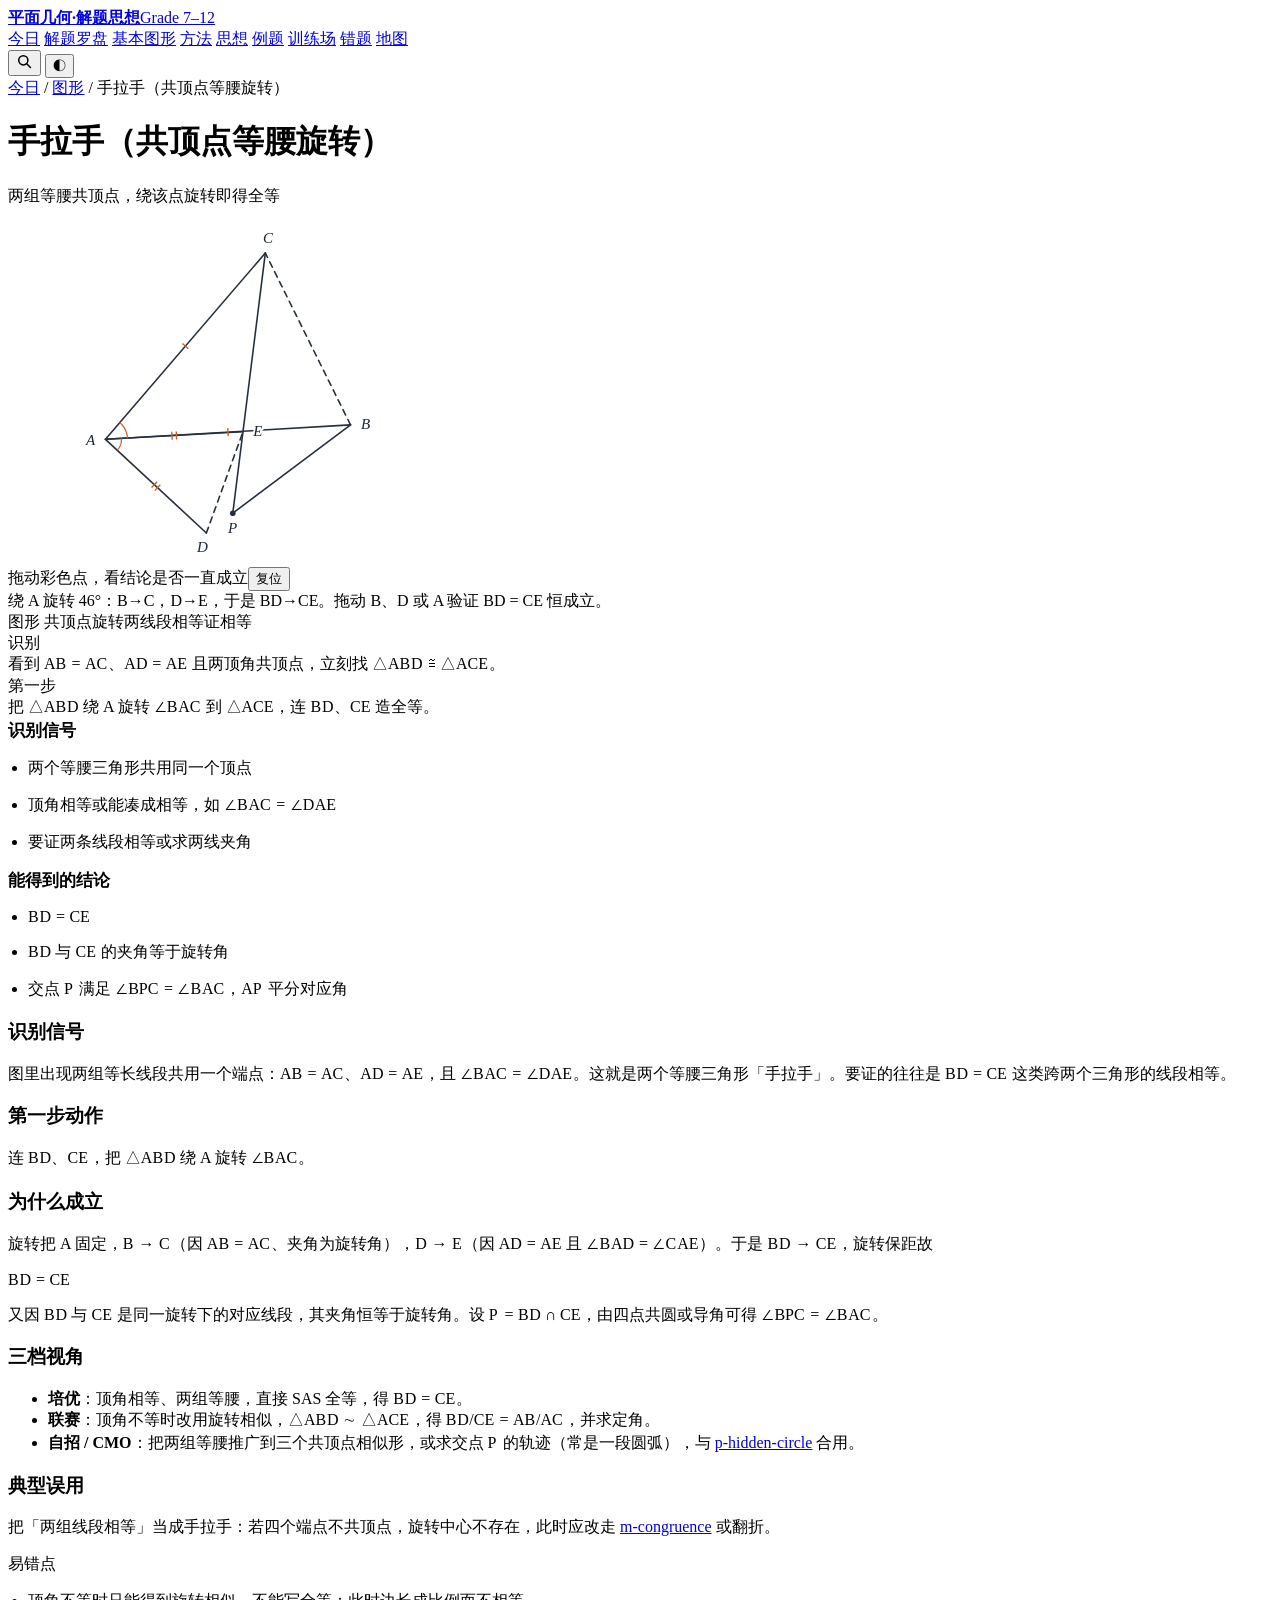
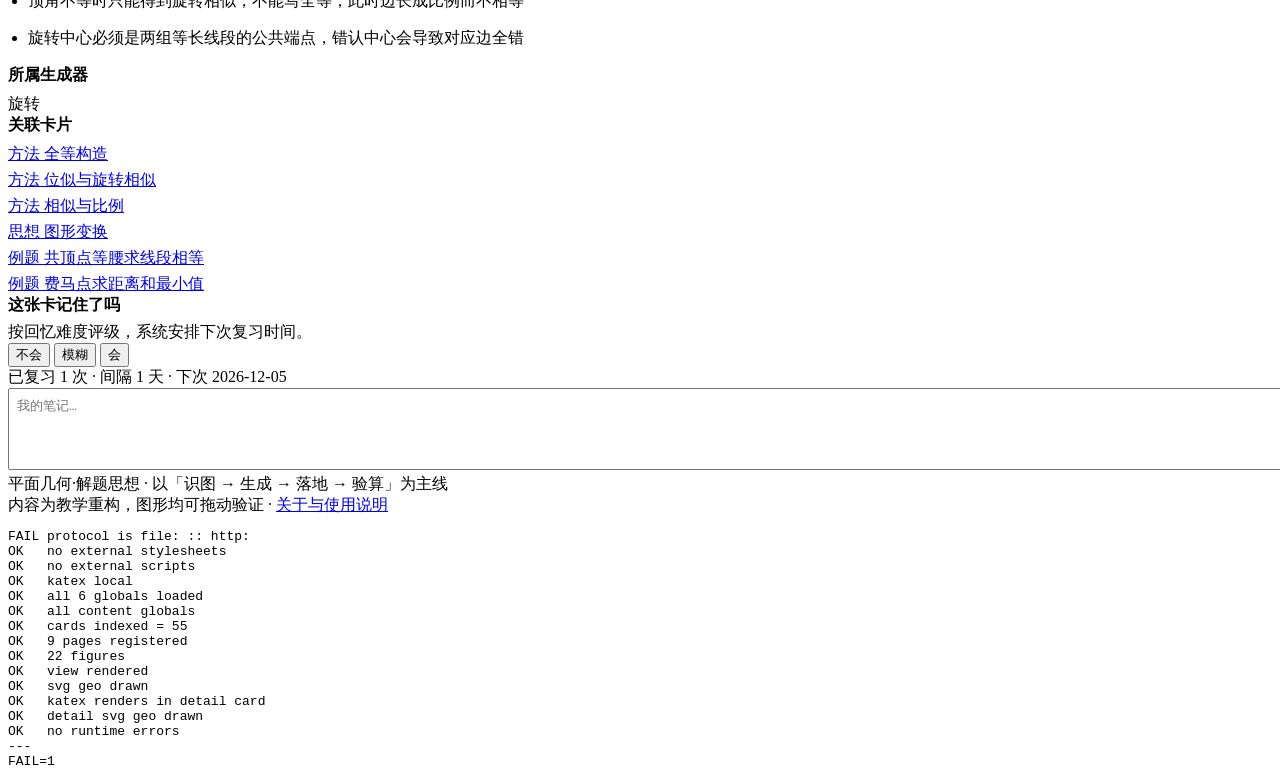
<file: tests/offline.html>
<!DOCTYPE html>
<html lang="zh-CN"><head><meta charset="utf-8"><title>离线检查</title></head>
<body><pre id="out">running...</pre>
<script>
window.__ERRS=[];
window.addEventListener('error',function(e){window.__ERRS.push(e.message);},true);
</script>
<script src="../vendor/katex/katex.min.js"></script>
<script src="../assets/js/md.js"></script>
<script src="../assets/js/geo.js"></script>
<script src="../assets/js/figures.js"></script>
<script src="../assets/js/store.js"></script>
<script src="../assets/js/app.js"></script>
<script src="../content/meta.js"></script>
<script src="../content/tags.js"></script>
<script src="../content/ideas.js"></script>
<script src="../content/methods.js"></script>
<script src="../content/patterns.js"></script>
<script src="../content/problems.js"></script>
<script src="../assets/js/pages.js"></script>
<script>
(function(){
  const L=[];let bad=0;
  function log(s){L.push(s);document.getElementById('out').textContent=L.join('\n');}
  function chk(n,c,e){if(!c){bad++;log('FAIL '+n+(e?' :: '+e:''));}else log('OK   '+n);}
  setTimeout(function(){
    chk('protocol is file:', location.protocol==='file:', location.protocol);
    chk('no external stylesheets', !document.querySelector('link[href^="http"]'));
    chk('no external scripts', !document.querySelector('script[src^="http"]'));
    chk('katex local', !!window.katex);
    chk('all 6 globals loaded', ['Geo','MD','Store','App','META','TAGS'].every(k=>!!window[k]));
    chk('all content globals', ['IDEAS','METHODS','PATTERNS','PROBLEMS'].every(k=>window[k]&&window[k].length));
    chk('cards indexed = 55', window.App.DB.cards.length===55, String(window.App.DB.cards.length));
    chk('9 pages registered', Object.keys(window.App.Pages).length===9, String(Object.keys(window.App.Pages).length));
    chk('22 figures', Object.keys(window.Geo.registry).length===22, String(Object.keys(window.Geo.registry).length));
    /* 渲染首页并检查图形真的出现 */
    const v=document.getElementById('view');
    chk('view rendered', v && v.innerHTML.length>1000, v?String(v.innerHTML.length):'no view');
    chk('svg geo drawn', document.querySelectorAll('svg.geo').length>0, String(document.querySelectorAll('svg.geo').length));
    /* 公式在卡片详情里：切到一张含公式的图形卡验证 KaTeX 真的渲染 */
    history.replaceState(null,'','#/card/p-hand'); window.App.route();
    chk('katex renders in detail card', document.querySelectorAll('.katex').length>0,
      String(document.querySelectorAll('.katex').length));
    chk('detail svg geo drawn', document.querySelectorAll('svg.geo').length>0);
    chk('no runtime errors', window.__ERRS.length===0, window.__ERRS.join(' | '));
    log('---'); log('FAIL='+bad);
    document.title='OFFLINE_'+bad;
  },500);
})();
</script>
</body></html>
</file>
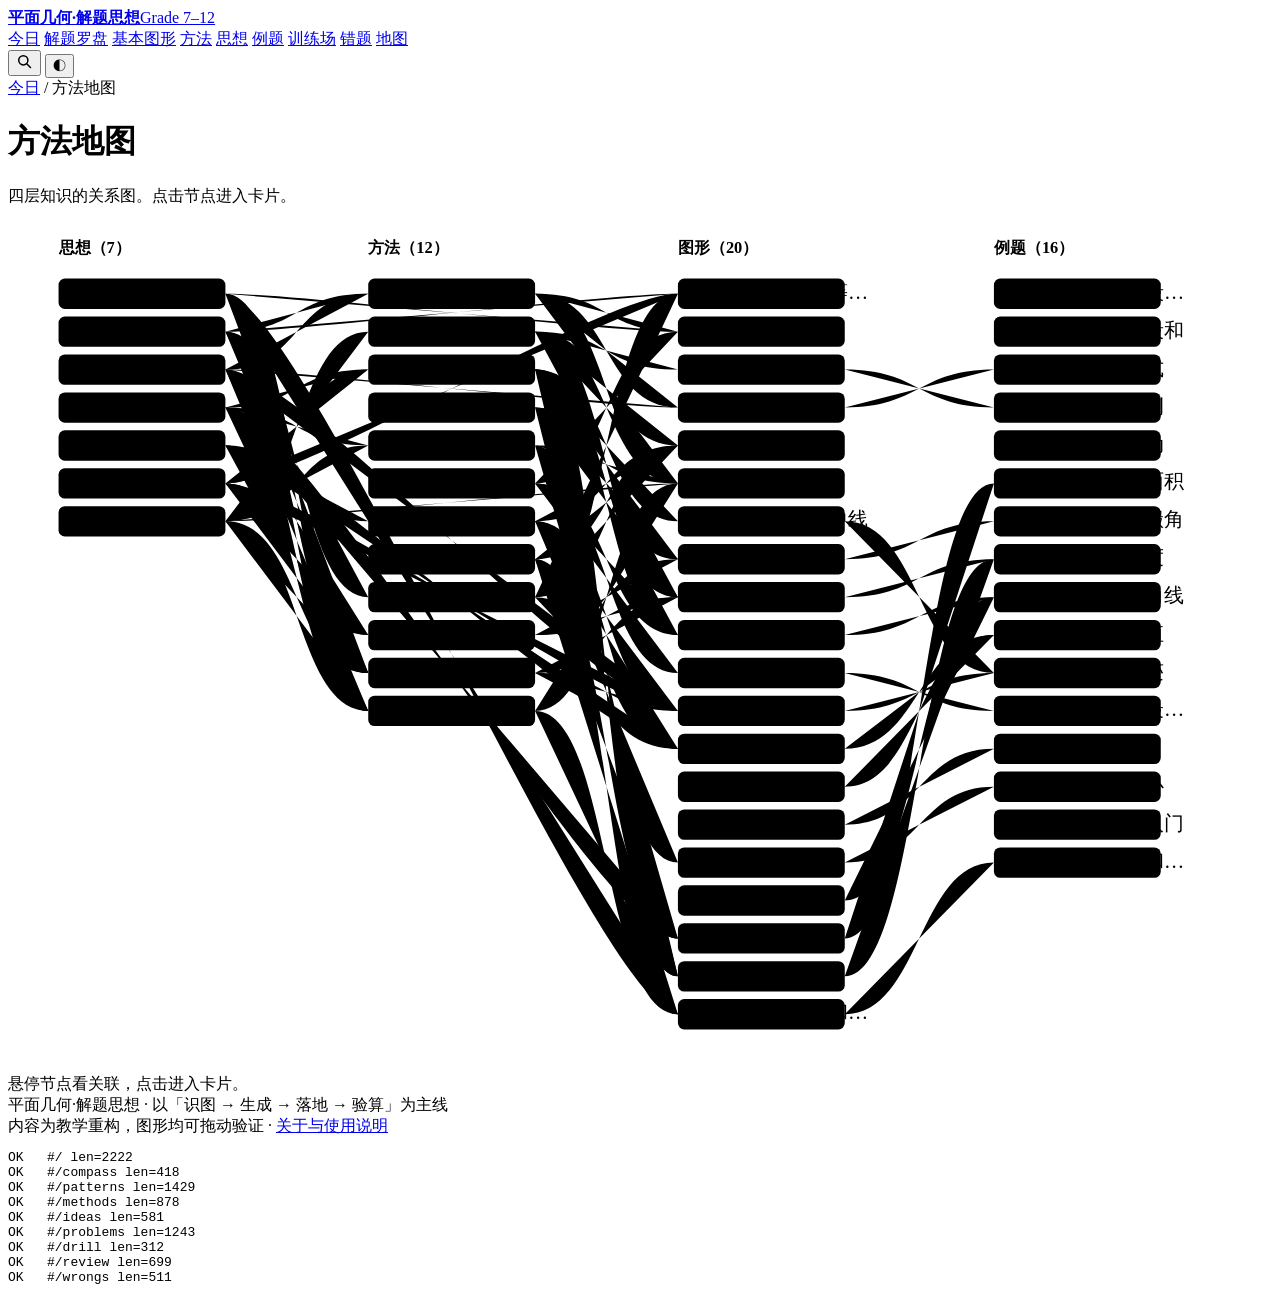
<file: tests/smoke.html>
<!DOCTYPE html>
<html lang="zh-CN"><head><meta charset="utf-8"><title>冒烟测试</title></head>
<body>
<pre id="out">running...</pre>
<div id="view-host" style="display:none"></div>
<script>
/* 捕获所有错误（包括脚本加载错误之外的运行时异常） */
window.__ERRS = [];
window.addEventListener('error', function (e) { window.__ERRS.push('ERROR: ' + e.message); });
window.addEventListener('unhandledrejection', function (e) { window.__ERRS.push('REJECT: ' + e.reason); });
</script>

<script src="../vendor/katex/katex.min.js"></script>
<script src="../assets/js/md.js"></script>
<script src="../assets/js/geo.js"></script>
<script src="../assets/js/figures.js"></script>
<script src="../assets/js/store.js"></script>
<script src="../assets/js/app.js"></script>

<!-- 真实内容（若文件不存在会 404，但下面会补桩数据） -->
<script src="../content/meta.js"></script>
<script src="../content/tags.js"></script>
<script src="../content/ideas.js"></script>
<script src="../content/methods.js"></script>
<script src="../content/patterns.js"></script>
<script src="../content/problems.js"></script>

<script>
/* 桩数据：只在真实内容缺失时生效，保证骨架可独立验证 */
(function () {
  if (!window.META) window.META = {
    steps: [
      { key:'识图', title:'识图', desc:'把图形拆成基本图形', question:'由哪些基本图形拼成？' },
      { key:'生成', title:'生成', desc:'用变换造出缺的图形', question:'怎么造？' },
      { key:'落地', title:'落地', desc:'选工具论证计算', question:'用哪套工具？' },
      { key:'验算', title:'验算', desc:'极端位置检验', question:'退化时成立吗？' }
    ],
    layerNames: {idea:'思想',method:'方法',pattern:'基本图形',problem:'例题'},
    moto:'把直觉拆成可检索的动作', intro:'这里不堆题，只训练一件事：看到图形，第一步该想什么。'
  };
  if (!window.TAGS || !window.TAGS.length) window.TAGS = [
    {id:'mid',label:'出现中点',group:'点',desc:'题干出现中点',hint:'倍长或中位线',first:['p-double-median'],also:['m-congruence'],why:'中点自带 1:1'},
    {id:'rotate',label:'共顶点旋转',group:'位置',desc:'两个等腰共顶点',hint:'手拉手',first:['p-hand'],also:[],why:'旋转造全等'},
    {id:'equal-len',label:'两线段相等',group:'长度',desc:'要证线段相等',hint:'找全等',first:['p-hand'],also:['m-congruence'],why:'全等得等长'},
    {id:'prove-equal',label:'证相等',group:'证明目标',desc:'求证相等',hint:'全等或相似',first:['p-hand'],also:[],why:'转化目标'}
  ];
  const mk = function (id, layer, title, extra) {
    return Object.assign({
      id:id, layer:layer, title:title, short:'桩数据：'+title, tier:[1,2,3], tags:['mid'],
      figure:'fig-hand-in-hand', signals:['共顶点','两等腰','要证相等'],
      identify:'看到 X 想到 Y', action:'连 BD、CE', conclusions:['BD=CE'],
      body:'## 说明\n\n这是桩数据。\n\n- 要点一 $AB=AC$\n- 要点二 $$EF=BE+DF$$',
      traps:['顶角不等时只能得相似'], gen:['rotate'], tools:['m-congruence'],
      source:'测试', statement:'已知 $\\triangle ABC$。求证 $AB=AC$。', answer:'## 解\n\n由全等得证。',
      decision:'先试旋转，因为共顶点；放弃坐标法，因为根号过多。', discard:['坐标法：化简量大'],
      variants:['换 60 度','升一档加根轴'], patterns:['p-hand'], methods:['m-congruence'],
      hints:[{level:'观察',title:'找共顶点',text:'图里有什么？'},{level:'联想',title:'想手拉手',text:'[[p-hand]]'},
             {level:'构造',title:'连 BD CE',text:'连 $BD$、$CE$'},{level:'主链',title:'证全等',text:'$\\triangle ABD\\cong\\triangle ACE$'},
             {level:'完整解',title:'得证',text:'故 $BD=CE$'}]
    }, extra || {});
  };
  if (!window.IDEAS || !window.IDEAS.length) window.IDEAS = [1,2,3,4,5,6,7].map(function(i){return mk('i-'+i,'idea','思想'+i);});
  if (!window.METHODS || !window.METHODS.length) window.METHODS = [1,2,3,4,5,6,7,8,9,10,11,12].map(function(i){return mk('m-'+i,'method','方法'+i);});
  if (!window.PATTERNS || !window.PATTERNS.length) window.PATTERNS = [1,2,3,4,5,6,7,8,9,10,11,12,13,14,15,16,17,18,19,20].map(function(i){return mk('p-'+i,'pattern','图形'+i);});
  if (!window.PROBLEMS || !window.PROBLEMS.length) window.PROBLEMS = [1,2,3,4,5,6,7,8,9,10,11,12,13,14,15,16].map(function(i){return mk('pr-'+String(i).padStart(2,'0'),'problem','例题'+i);});
  window.__STUB = !(window.IDEAS && window.IDEAS[0] && /思想/.test(window.IDEAS[0].title) === false);
})();
</script>

<script src="../assets/js/pages.js"></script>

<script>
(function () {
  const lines = [];
  const out = document.getElementById('out');
  function log(s) { lines.push(s); out.textContent = lines.join('\n'); }

  /* app.js 在 DOMContentLoaded 时 boot；这里已在其后，手动确保只 boot 一次 */
  function run() {
    const routes = [
      '#/', '#/compass', '#/patterns', '#/methods', '#/ideas', '#/problems',
      '#/drill', '#/review', '#/wrongs', '#/map', '#/about',
      '#/card/p-hand', '#/card/pr-01', '#/card/i-1', '#/card/m-1'
    ];
    let bad = 0;
    /* 用真实内容里的第一个 id 做详情测试 */
    const first = {
      pattern: window.PATTERNS[0] && window.PATTERNS[0].id,
      problem: window.PROBLEMS[0] && window.PROBLEMS[0].id,
      idea: window.IDEAS[0] && window.IDEAS[0].id,
      method: window.METHODS[0] && window.METHODS[0].id
    };
    const list = routes.slice(0, 11).concat([
      '#/card/' + first.pattern, '#/card/' + first.problem,
      '#/card/' + first.idea, '#/card/' + first.method
    ]);
    let idx = 0;
    function step() {
      if (idx >= list.length) {
        log('---');
        log('PAGES=' + list.length + ' ERRORS=' + window.__ERRS.length + ' FAIL=' + bad);
        if (window.__ERRS.length) log(window.__ERRS.join('\n'));
        document.title = 'SMOKE_' + (window.__ERRS.length + bad);
        return;
      }
      const hash = list[idx];
      const before = window.__ERRS.length;
      history.replaceState(null, '', hash);
      if (window.App && window.App.route) window.App.route();
      setTimeout(function () {
        const view = document.getElementById('view');
        const html = view ? view.innerHTML : '';
        const textLen = html.replace(/<[^>]+>/g, '').trim().length;
        const newErr = window.__ERRS.slice(before);
        const ok = view && textLen > 30 && !/页面渲染出错|找不到这张卡|没有这个页面/.test(html) && newErr.length === 0;
        if (!ok) bad++;
        log((ok ? 'OK   ' : 'FAIL ') + hash + ' len=' + textLen + (newErr.length ? ' err=' + newErr.join('|') : ''));
        idx++;
        step();
      }, 60);
    }
    step();
  }

  if (document.readyState === 'complete') setTimeout(run, 50);
  else window.addEventListener('load', function () { setTimeout(run, 50); });
})();
</script>
</body></html>
</file>
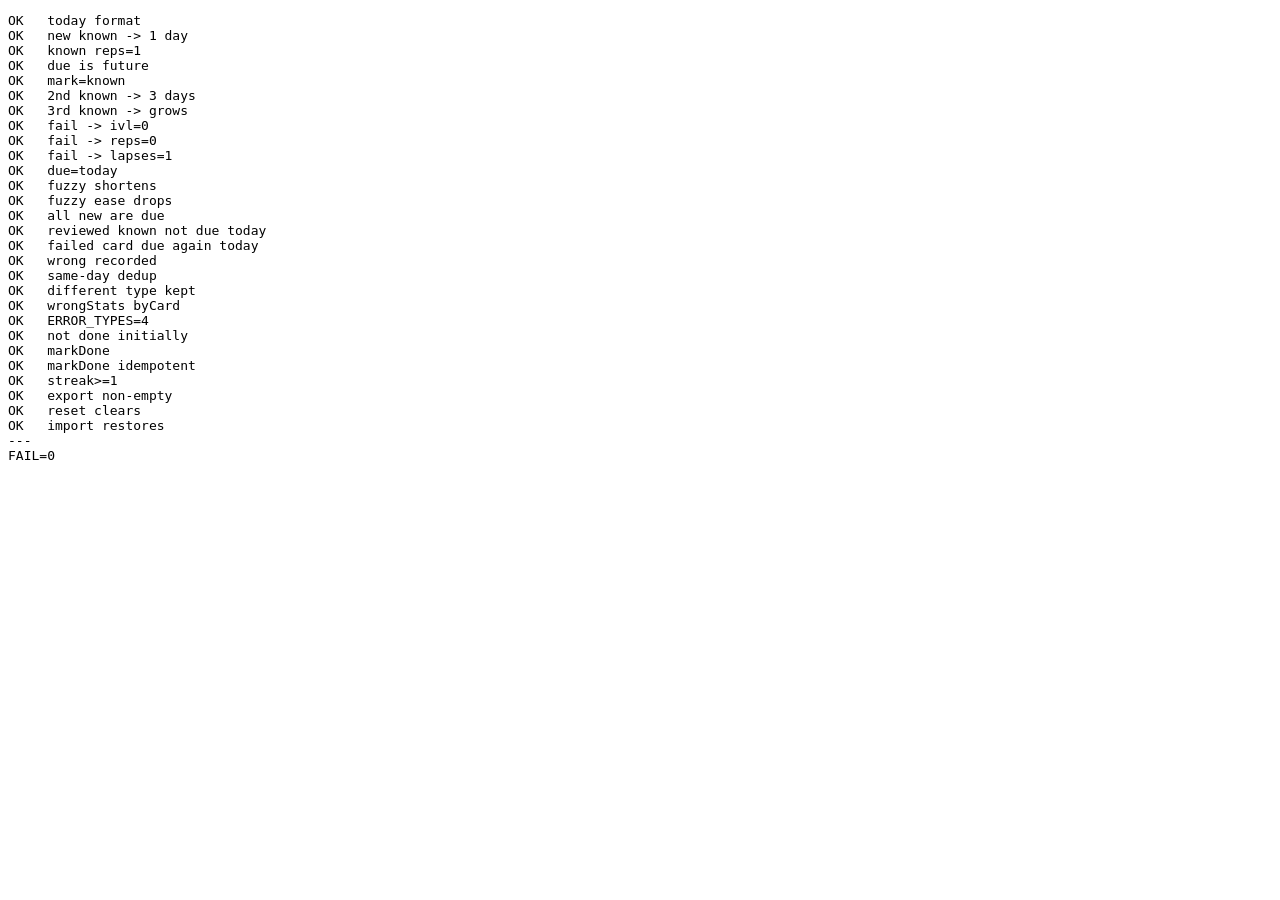
<file: tests/storecheck.html>
<!DOCTYPE html>
<html lang="zh-CN"><head><meta charset="utf-8"><title>Store检查</title></head>
<body><pre id="out">running...</pre>
<script src="../assets/js/store.js"></script>
<script>
(function () {
  const L = []; let bad = 0;
  function log(s) { L.push(s); document.getElementById('out').textContent = L.join('\n'); }
  function chk(n, c, e) { if (!c) { bad++; log('FAIL ' + n + (e ? ' :: ' + e : '')); } else log('OK   ' + n); }
  const S = window.Store;

  S.reset();
  chk('today format', /^\d{4}-\d{2}-\d{2}$/.test(S.today()), S.today());

  /* SRS：新卡评「会」→ 1 天 */
  let r = S.review('p-hand', 3);
  chk('new known -> 1 day', r.ivl === 1, 'ivl=' + r.ivl);
  chk('known reps=1', r.reps === 1);
  chk('due is future', r.due > S.today(), r.due);
  chk('mark=known', S.s.marks['p-hand'] === 'known');
  r = S.review('p-hand', 3);
  chk('2nd known -> 3 days', r.ivl === 3, 'ivl=' + r.ivl);
  r = S.review('p-hand', 3);
  chk('3rd known -> grows', r.ivl > 3, 'ivl=' + r.ivl);

  /* 评「不会」→ 归零、lapse+1 */
  S.reset();
  S.review('p-hand', 3); S.review('p-hand', 3);
  r = S.review('p-hand', 1);
  chk('fail -> ivl=0', r.ivl === 0, 'ivl=' + r.ivl);
  chk('fail -> reps=0', r.reps === 0);
  chk('fail -> lapses=1', r.lapses === 1);
  chk('due=today', r.due === S.today(), r.due);

  /* 评「模糊」→ 缩短 */
  S.reset();
  S.review('p-hand', 3); S.review('p-hand', 3); S.review('p-hand', 3);
  const before = S.s.srs['p-hand'].ivl;
  const easeBefore = S.s.srs['p-hand'].ease;
  r = S.review('p-hand', 2);
  chk('fuzzy shortens', r.ivl < before, before + ' -> ' + r.ivl);
  chk('fuzzy ease drops', r.ease < easeBefore, easeBefore + ' -> ' + r.ease);

  /* dueCards */
  S.reset();
  let due = S.dueCards(['a','b','c']);
  chk('all new are due', due.length === 3);
  S.review('a', 3);
  due = S.dueCards(['a','b','c']);
  chk('reviewed known not due today', due.length === 2, due.map(x=>x.id).join(','));
  S.review('b', 1);
  due = S.dueCards(['a','b','c']);
  chk('failed card due again today', due.length === 2 && due.some(x=>x.id==='b'), due.map(x=>x.id).join(','));

  /* 错因 */
  S.reset();
  S.addWrong('p-hand','blind','pr-01');
  chk('wrong recorded', S.s.wrongs.length === 1);
  S.addWrong('p-hand','blind','pr-01');
  chk('same-day dedup', S.s.wrongs.length === 1);
  S.addWrong('p-hand','calc','pr-01');
  chk('different type kept', S.s.wrongs.length === 2);
  const ws = S.wrongStats();
  chk('wrongStats byCard', ws['p-hand'].total === 2 && ws['p-hand'].byType.blind === 1);
  chk('ERROR_TYPES=4', S.ERROR_TYPES.length === 4);

  /* 打卡与连续天数 */
  S.reset();
  chk('not done initially', !S.isDone('drill'));
  S.markDone('drill');
  chk('markDone', S.isDone('drill'));
  S.markDone('drill');
  chk('markDone idempotent', S.s.daily[S.today()].done.length === 1);
  chk('streak>=1', S.streak() >= 1, String(S.streak()));

  /* 导入导出 */
  S.reset(); S.review('p-hand',3); S.addWrong('p-midline','know');
  const json = S.exportJSON();
  chk('export non-empty', json.length > 50);
  S.reset();
  chk('reset clears', Object.keys(S.s.srs).length === 0 && S.s.wrongs.length === 0);
  S.importJSON(json);
  chk('import restores', S.s.srs['p-hand'] && S.s.wrongs.length === 1);

  log('---'); log('FAIL=' + bad);
  document.title = 'STORE_' + bad;
})();
</script>
</body></html>
</file>
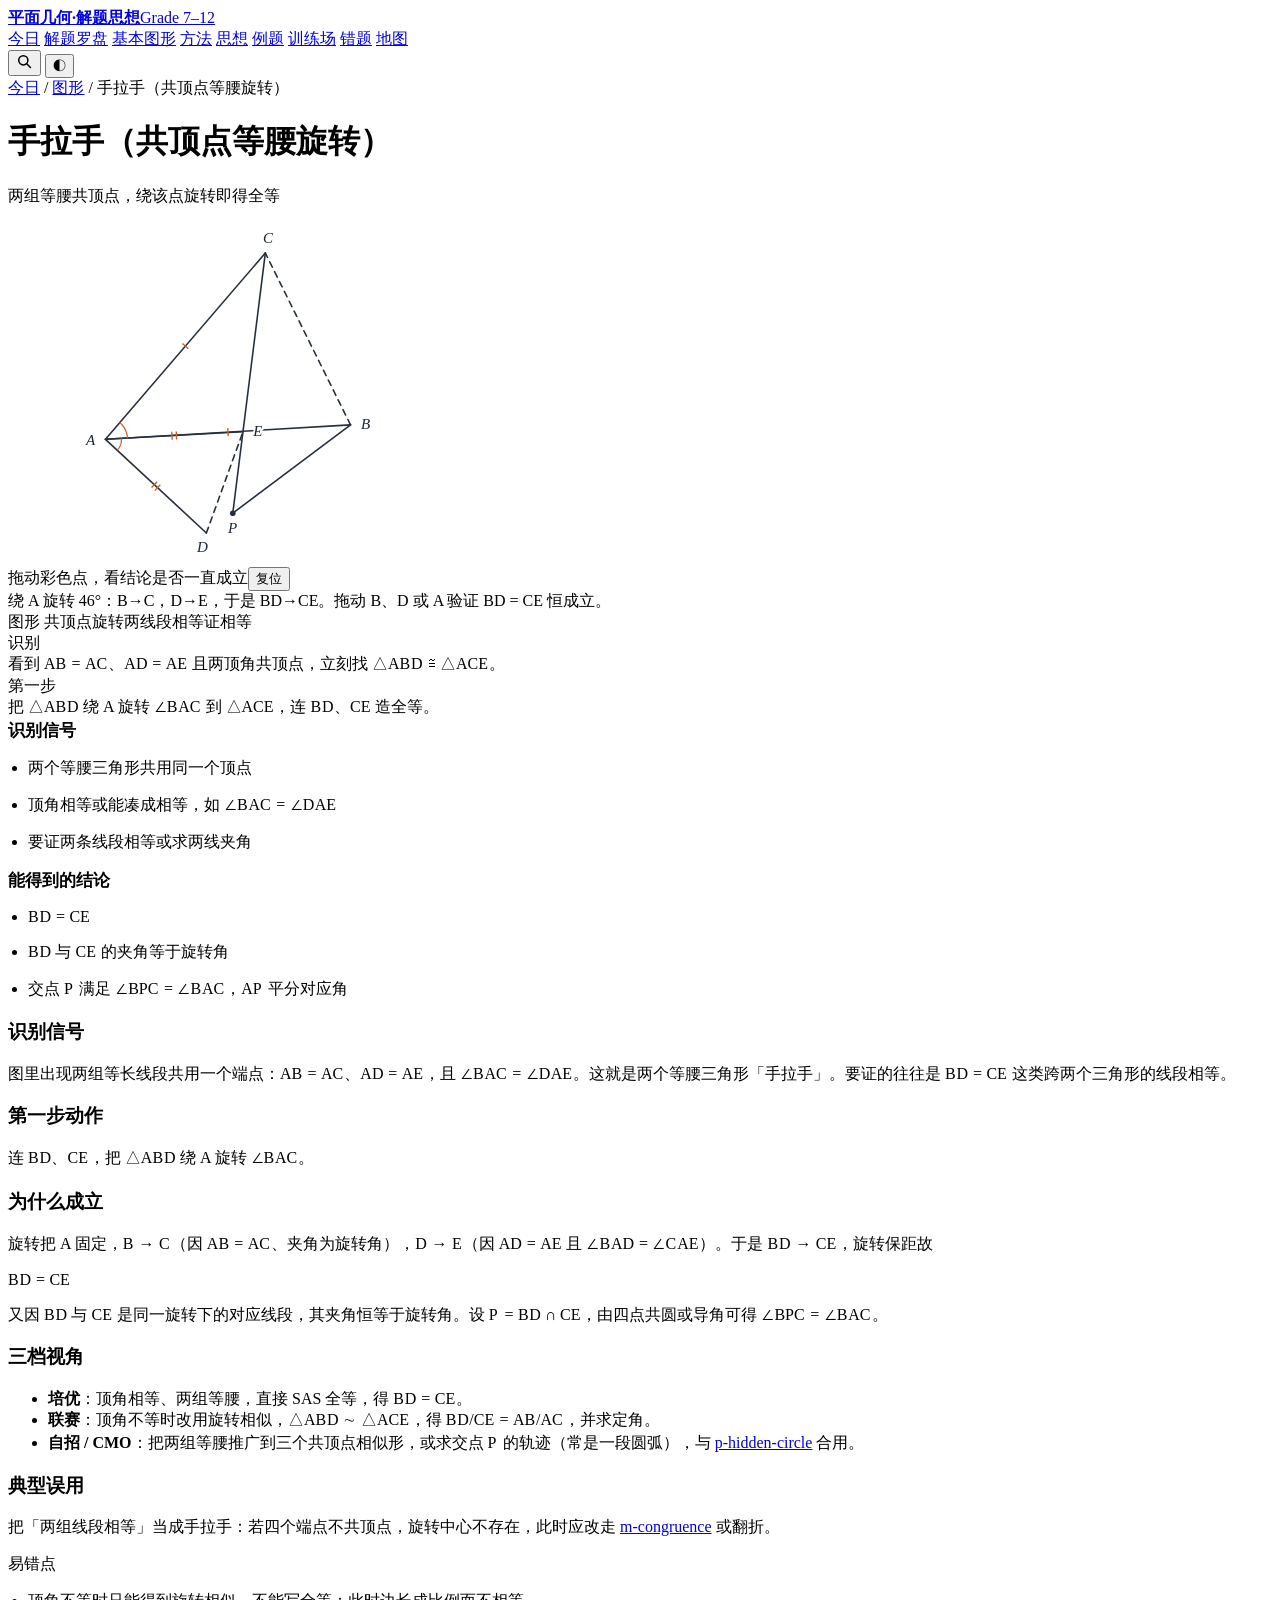
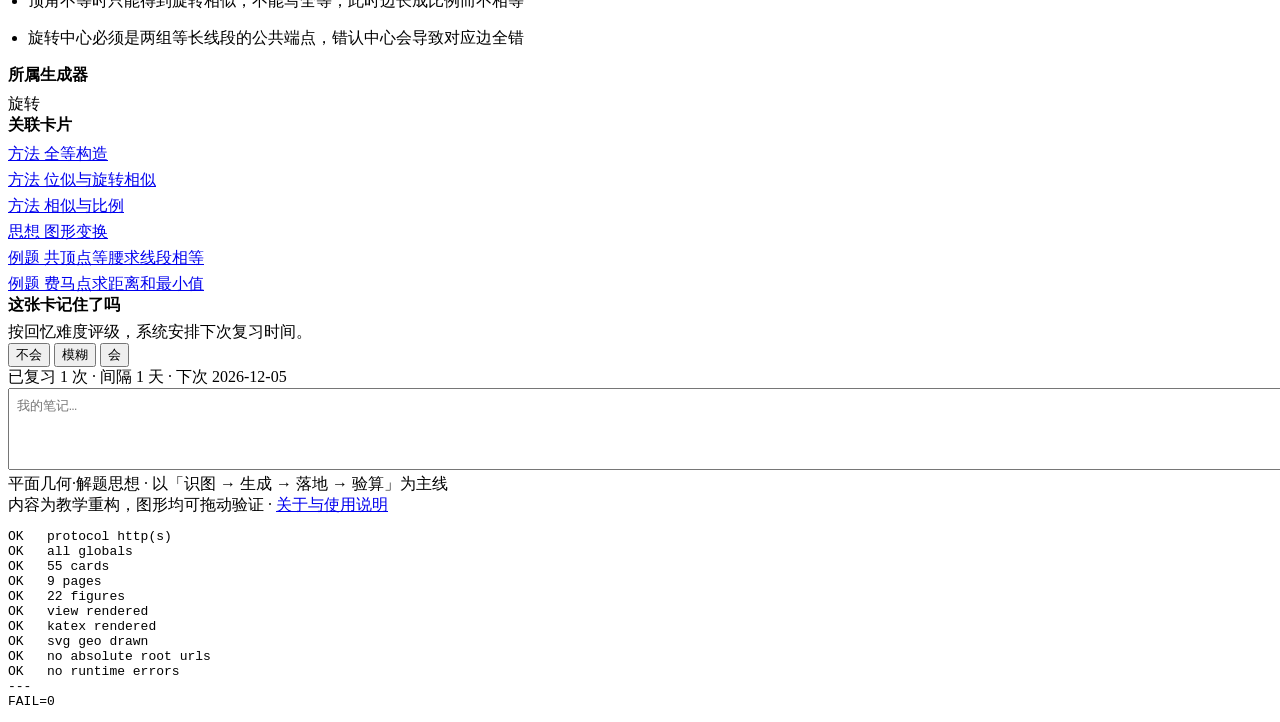
<file: tests/subpathcheck.html>
<!DOCTYPE html>
<html lang="zh-CN"><head><meta charset="utf-8"><title>子路径/HTTP 部署检查</title></head>
<body>
<pre id="out">把本文件复制到站点根目录后，通过 http(s) 打开即可自检。
若放在 /repo/ 子路径下，所有资源仍应正常加载。</pre>
<script>
window.__ERRS=[];
window.addEventListener('error',function(e){window.__ERRS.push(e.message+' @ '+(e.filename||''));},true);
</script>
<!-- 与 index.html 完全相同的相对路径依赖 -->
<script src="../vendor/katex/katex.min.js"></script>
<script src="../assets/js/md.js"></script>
<script src="../assets/js/geo.js"></script>
<script src="../assets/js/figures.js"></script>
<script src="../assets/js/store.js"></script>
<script src="../assets/js/app.js"></script>
<script src="../content/meta.js"></script>
<script src="../content/tags.js"></script>
<script src="../content/ideas.js"></script>
<script src="../content/methods.js"></script>
<script src="../content/patterns.js"></script>
<script src="../content/problems.js"></script>
<script src="../assets/js/pages.js"></script>
<script>
setTimeout(function(){
  const L=[];let bad=0;
  function log(s){L.push(s);document.getElementById('out').textContent=L.join('\n');}
  function chk(n,c,e){if(!c){bad++;log('FAIL '+n+(e?' :: '+e:''));}else log('OK   '+n);}
  chk('protocol http(s)', /^https?:$/.test(location.protocol), location.protocol);
  chk('all globals', ['katex','Geo','MD','Store','App','META','TAGS','IDEAS','METHODS','PATTERNS','PROBLEMS'].every(k=>!!window[k]));
  chk('55 cards', window.App && window.App.DB.cards.length===55, window.App?String(window.App.DB.cards.length):'no App');
  chk('9 pages', window.App && Object.keys(window.App.Pages).length===9);
  chk('22 figures', window.Geo && Object.keys(window.Geo.registry).length===22);
  if(window.App){
    history.replaceState(null,'','#/card/p-hand');window.App.route();
    const v=document.getElementById('view');
    chk('view rendered', v && v.innerHTML.length>1000);
    chk('katex rendered', document.querySelectorAll('.katex').length>0, String(document.querySelectorAll('.katex').length));
    chk('svg geo drawn', document.querySelectorAll('svg.geo').length>0);
  }
  const abs=[...document.querySelectorAll('script[src],link[href]')]
    .map(e=>e.getAttribute('src')||e.getAttribute('href')).filter(u=>u&&u.charAt(0)==='/');
  chk('no absolute root urls', abs.length===0, abs.join(','));
  chk('no runtime errors', window.__ERRS.length===0, window.__ERRS.join(' | '));
  log('---'); log('FAIL='+bad);
  document.title='SUBPATH_'+bad;
},700);
</script>
</body></html>
</file>
<file: assets/css/app.css>
/* ==========================================================================
   平面几何·解题思想 —— 主样式
   风格：安静的书房。米白纸底、墨色字、赭石色作强调（辅助线/构造点）。
   ========================================================================== */

:root {
  --bg: #fbf9f5;
  --bg-soft: #f4f0e8;
  --bg-card: #ffffff;
  --ink: #1f2933;
  --ink-2: #46535f;
  --ink-3: #7b8794;
  --line: #e2dbd0;
  --line-strong: #cfc5b6;
  --accent: #b8542a;        /* 赭石：辅助线 */
  --accent-soft: #f6e8e0;
  --blue: #2f5d8a;          /* 主色：链接/强调 */
  --blue-soft: #e6eef7;
  --green: #3d7a5a;
  --green-soft: #e3f0e8;
  --gold: #9a6b18;
  --gold-soft: #f7eed8;

  --geo-line: #26303d;
  --geo-aux: #b8542a;
  --geo-text: #1d2733;
  --geo-bg: #ffffff;
  --geo-font: "Times New Roman", "Songti SC", serif;

  --radius: 10px;
  --radius-sm: 6px;
  --shadow: 0 1px 2px rgba(31, 41, 51, .05), 0 3px 12px rgba(31, 41, 51, .05);
  --shadow-lg: 0 4px 28px rgba(31, 41, 51, .12);
  --serif: "Source Han Serif SC", "Noto Serif SC", "Songti SC", "SimSun", Georgia, serif;
  --sans: -apple-system, BlinkMacSystemFont, "Segoe UI", "PingFang SC", "Microsoft YaHei", sans-serif;
  --mono: "SFMono-Regular", Consolas, "Liberation Mono", monospace;
  --maxw: 1180px;
}

[data-theme="dark"] {
  --bg: #14171c;
  --bg-soft: #1b1f26;
  --bg-card: #1e232a;
  --ink: #e8e6e1;
  --ink-2: #b9b6ae;
  --ink-3: #8b8880;
  --line: #2e343d;
  --line-strong: #3d454f;
  --accent: #e08a5f;
  --accent-soft: #35261f;
  --blue: #7fb2e0;
  --blue-soft: #1d2b39;
  --green: #7fc79e;
  --green-soft: #1b2f24;
  --gold: #d9b25f;
  --gold-soft: #322a18;

  --geo-line: #cfd6de;
  --geo-aux: #e08a5f;
  --geo-text: #e8e6e1;
  --geo-bg: #1e232a;
  --shadow: 0 1px 2px rgba(0, 0, 0, .3);
  --shadow-lg: 0 4px 28px rgba(0, 0, 0, .45);
}

* { box-sizing: border-box; }

html { -webkit-text-size-adjust: 100%; }

body {
  margin: 0;
  background: var(--bg);
  color: var(--ink);
  font-family: var(--sans);
  font-size: 16px;
  line-height: 1.72;
  -webkit-font-smoothing: antialiased;
  text-rendering: optimizeLegibility;
  overflow-x: hidden;   /* 兜底：任何子元素都不许把页面撑出横向滚动 */
}
.main, .topbar-inner, .hero { min-width: 0; }

a { color: var(--blue); text-decoration: none; }
a:hover { text-decoration: underline; }

h1, h2, h3, h4 { font-family: var(--serif); font-weight: 600; line-height: 1.35; letter-spacing: .01em; }

button { font-family: inherit; font-size: inherit; cursor: pointer; }

::selection { background: var(--gold-soft); }

/* ------------------------------- 顶栏 ------------------------------- */
.topbar {
  position: sticky; top: 0; z-index: 50;
  background: color-mix(in srgb, var(--bg) 88%, transparent);
  backdrop-filter: saturate(180%) blur(12px);
  border-bottom: 1px solid var(--line);
  overflow-x: clip;   /* 导航横向滚动可以，但不许把 document 撑宽 */
}
.topbar-inner {
  max-width: var(--maxw); margin: 0 auto; padding: 0 20px;
  height: 58px; display: flex; align-items: center; gap: 22px;
  min-width: 0;
}
.brand { display: flex; align-items: baseline; gap: 9px; color: var(--ink); font-family: var(--serif); }
.brand:hover { text-decoration: none; }
.brand b { font-size: 17px; font-weight: 600; letter-spacing: .02em; }
.brand span { font-size: 11.5px; color: var(--ink-3); letter-spacing: .13em; text-transform: uppercase; }

.nav { display: flex; gap: 2px; margin-left: 6px; flex: 1 1 0%; min-width: 0; max-width: 100%; overflow-x: auto; overflow-y: hidden; scrollbar-width: none; }
.nav::-webkit-scrollbar { display: none; }
.nav a {
  padding: 6px 11px; border-radius: var(--radius-sm); color: var(--ink-2);
  font-size: 14px; white-space: nowrap; transition: background .15s, color .15s;
}
.nav a:hover { background: var(--bg-soft); text-decoration: none; color: var(--ink); }
.nav a.on { background: var(--ink); color: var(--bg); font-weight: 500; }

.topbar-tools { display: flex; align-items: center; gap: 6px; }
.icon-btn {
  width: 34px; height: 34px; display: grid; place-items: center;
  border: 1px solid transparent; border-radius: var(--radius-sm);
  background: transparent; color: var(--ink-2); font-size: 15px;
}
.icon-btn:hover { background: var(--bg-soft); border-color: var(--line); }

/* ------------------------------- 布局 ------------------------------- */
.main { max-width: var(--maxw); margin: 0 auto; padding: 30px 20px 90px; }
.page-head { margin-bottom: 26px; }
.page-head h1 { font-size: 27px; margin: 0 0 8px; }
.page-head p { margin: 0; color: var(--ink-2); max-width: 68ch; font-size: 15px; }
.crumb { font-size: 13px; color: var(--ink-3); margin-bottom: 10px; }
.crumb a { color: var(--ink-3); }
.crumb a:hover { color: var(--blue); }

.grid { display: grid; gap: 16px; }
.grid > * { min-width: 0; }
.g2 { grid-template-columns: repeat(2, minmax(0, 1fr)); }
.g3 { grid-template-columns: repeat(3, minmax(0, 1fr)); }
.g4 { grid-template-columns: repeat(4, minmax(0, 1fr)); }
.g2 > *, .g3 > *, .g4 > * { min-width: 0; }
.row { display: flex; gap: 12px; flex-wrap: wrap; align-items: center; }
.spread { display: flex; justify-content: space-between; align-items: center; gap: 12px; }
.mt { margin-top: 20px; } .mt-s { margin-top: 10px; } .mb { margin-bottom: 20px; }
.muted { color: var(--ink-3); }
.small { font-size: 13px; }
.center { text-align: center; }

/* ------------------------------- 卡片 ------------------------------- */
.card {
  background: var(--bg-card); border: 1px solid var(--line);
  border-radius: var(--radius); box-shadow: var(--shadow);
}
.card-pad { padding: 17px 19px; }
.card-hover { transition: transform .16s ease, box-shadow .16s ease, border-color .16s; }
.card-hover:hover { transform: translateY(-2px); box-shadow: var(--shadow-lg); border-color: var(--line-strong); }

/* 层标签 */
.tag {
  display: inline-flex; align-items: center; gap: 4px;
  font-size: 11.5px; line-height: 1; padding: 4px 8px; border-radius: 4px;
  background: var(--bg-soft); color: var(--ink-2); border: 1px solid var(--line);
  white-space: nowrap;
}
.tag.idea { background: var(--gold-soft); color: var(--gold); border-color: transparent; }
.tag.method { background: var(--blue-soft); color: var(--blue); border-color: transparent; }
.tag.pattern { background: var(--green-soft); color: var(--green); border-color: transparent; }
.tag.problem { background: var(--accent-soft); color: var(--accent); border-color: transparent; }
.tag.t3 { background: var(--accent-soft); color: var(--accent); border-color: transparent; }
.tag.ghost { background: transparent; }

.pill {
  display: inline-block; padding: 3px 9px; border-radius: 999px; font-size: 12.5px;
  background: var(--bg-soft); color: var(--ink-2); border: 1px solid var(--line);
}

/* ------------------------------- 按钮 ------------------------------- */
.btn {
  display: inline-flex; align-items: center; justify-content: center; gap: 6px;
  padding: 8px 16px; border-radius: var(--radius-sm); border: 1px solid var(--line-strong);
  background: var(--bg-card); color: var(--ink); font-size: 14.5px; font-weight: 500;
  transition: all .15s;
}
.btn:hover { border-color: var(--ink-3); text-decoration: none; }
.btn.primary { background: var(--ink); border-color: var(--ink); color: var(--bg); }
.btn.primary:hover { background: #000; border-color: #000; }
[data-theme="dark"] .btn.primary:hover { background: #fff; border-color: #fff; color: #111; }
.btn.accent { background: var(--accent); border-color: var(--accent); color: #fff; }
.btn.accent:hover { filter: brightness(1.08); }
.btn.ghost { background: transparent; border-color: transparent; color: var(--ink-2); }
.btn.ghost:hover { background: var(--bg-soft); }
.btn.sm { padding: 5px 11px; font-size: 13px; }
.btn:disabled { opacity: .45; cursor: not-allowed; }
.btn-row { display: flex; gap: 8px; flex-wrap: wrap; }

/* ------------------------------- 几何图 ------------------------------- */
.fig-wrap { position: relative; background: var(--geo-bg); border-radius: var(--radius-sm); }
.fig-wrap svg { display: block; width: 100%; height: auto; touch-action: none; }
.fig-bar {
  display: flex; justify-content: space-between; align-items: center;
  gap: 10px; padding: 6px 10px 8px; border-top: 1px dashed var(--line);
}
.fig-hint { font-size: 12px; color: var(--ink-3); }
.fig-reset {
  border: 1px solid var(--line); background: var(--bg-card); color: var(--ink-2);
  border-radius: 4px; font-size: 12px; padding: 2px 9px;
}
.fig-cap { font-size: 13px; color: var(--ink-3); padding: 7px 2px 0; text-align: center; }
.fig-missing { padding: 24px; text-align: center; color: var(--accent); border: 1px dashed var(--accent); border-radius: var(--radius-sm); font-size: 13px; }

/* ------------------------------- Markdown 正文 ------------------------------- */
.prose { font-family: var(--serif); font-size: 16.5px; line-height: 1.85; color: var(--ink); }
.prose p { margin: 0 0 14px; }
.prose .md-h { font-size: 19px; margin: 26px 0 12px; padding-bottom: 6px; border-bottom: 1px solid var(--line); }
.prose .md-h:first-child { margin-top: 0; }
.prose h3.md-h { font-size: 17px; border-bottom: 0; }
.prose .md-list { margin: 0 0 14px; padding-left: 22px; }
.prose .md-list li { margin-bottom: 6px; }
.prose .md-list li.sub { margin-left: 16px; font-size: 15.5px; color: var(--ink-2); list-style: circle; }
.prose blockquote {
  margin: 0 0 16px; padding: 12px 16px; border-left: 3px solid var(--line-strong);
  background: var(--bg-soft); border-radius: 0 var(--radius-sm) var(--radius-sm) 0; color: var(--ink-2);
}
.prose blockquote p:last-child { margin-bottom: 0; }
.prose code { font-family: var(--mono); font-size: .88em; background: var(--bg-soft); padding: 1px 5px; border-radius: 3px; }
.prose pre.code {
  background: var(--bg-soft); border: 1px solid var(--line); border-radius: var(--radius-sm);
  padding: 12px 14px; overflow-x: auto; font-size: 13px; line-height: 1.6;
}
.prose pre.code code { background: none; padding: 0; font-size: inherit; }
.prose hr { border: 0; border-top: 1px solid var(--line); margin: 24px 0; }
.prose a.xlink {
  border-bottom: 1px dashed currentColor; color: var(--green); font-weight: 500;
}
.math-block { margin: 14px 0; overflow-x: auto; overflow-y: hidden; text-align: center; }
.katex { font-size: 1.02em; }
.katex-display { margin: .7em 0; }
.tex-fallback { color: var(--accent); font-family: var(--mono); font-size: .85em; }

.table-wrap { overflow-x: auto; margin: 0 0 16px; }
.md-table { border-collapse: collapse; width: 100%; font-family: var(--sans); font-size: 14.5px; }
.md-table th, .md-table td { border: 1px solid var(--line); padding: 7px 11px; text-align: left; vertical-align: top; }
.md-table th { background: var(--bg-soft); font-weight: 600; }

/* ------------------------------- 首页 ------------------------------- */
.hero {
  border: 1px solid var(--line); border-radius: var(--radius);
  background:
    radial-gradient(circle at 88% 12%, var(--gold-soft) 0%, transparent 42%),
    radial-gradient(circle at 8% 92%, var(--blue-soft) 0%, transparent 40%),
    var(--bg-card);
  padding: 34px 34px 30px; position: relative; margin-bottom: 22px;
  min-width: 0; overflow-wrap: anywhere;
}
.hero h1 { font-size: 31px; margin: 0 0 12px; letter-spacing: .01em; }
.hero h1 em { font-style: normal; color: var(--accent); }
.hero p { margin: 0 0 8px; color: var(--ink-2); max-width: 60ch; font-size: 15.5px; }
.hero .kbd-row { display: flex; gap: 8px; flex-wrap: wrap; margin-top: 20px; }

.step4 { display: grid; grid-template-columns: repeat(4, minmax(0, 1fr)); gap: 10px; margin-top: 22px; }
.step4 .s {
  min-width: 0;
  background: color-mix(in srgb, var(--bg-card) 70%, transparent);
  border: 1px solid var(--line); border-radius: var(--radius-sm); padding: 12px 14px;
  overflow-wrap: anywhere;
}
.step4 .s b { display: block; font-family: var(--serif); font-size: 15.5px; margin-bottom: 4px; }
.step4 .s span { font-size: 12.5px; color: var(--ink-3); line-height: 1.68; display: block; }
.step4 .s i { font-style: normal; font-size: 11px; color: var(--accent); letter-spacing: .1em; display: block; margin-bottom: 5px; }

/* 今日闭环 */
.today { display: grid; grid-template-columns: 1.4fr 1fr; gap: 18px; }
.ring-wrap { display: flex; align-items: center; gap: 20px; }
.ring { width: 92px; height: 92px; flex: 0 0 auto; }
.ring text { font-family: var(--serif); font-size: 23px; fill: var(--ink); }
.ring circle { fill: none; stroke-width: 7; stroke-linecap: round; }

.taskline { display: flex; align-items: center; gap: 11px; padding: 10px 0; border-bottom: 1px dashed var(--line); }
.taskline:last-child { border-bottom: 0; }
.taskline .num {
  width: 21px; height: 21px; flex: 0 0 auto; border-radius: 50%; display: grid; place-items: center;
  font-size: 11.5px; background: var(--bg-soft); color: var(--ink-3); border: 1px solid var(--line);
}
.taskline.done .num { background: var(--green); border-color: var(--green); color: #fff; }
.taskline.done .t { color: var(--ink-3); text-decoration: line-through; }
.taskline .t { flex: 1; font-size: 14.5px; }
.taskline .t a { color: var(--ink); }

/* ------------------------------- 卡片墙 ------------------------------- */
.cardwall { display: grid; grid-template-columns: repeat(auto-fill, minmax(232px, 1fr)); gap: 15px; }
.pcard {
  background: var(--bg-card); border: 1px solid var(--line); border-radius: var(--radius);
  overflow: hidden; display: flex; flex-direction: column; box-shadow: var(--shadow);
  transition: transform .16s, box-shadow .16s; cursor: pointer; text-align: left;
}
.pcard:hover { transform: translateY(-3px); box-shadow: var(--shadow-lg); }
.pcard .thumb { padding: 8px 8px 0; background: var(--geo-bg); }
.pcard .thumb svg { width: 100%; height: auto; display: block; }
.pcard .meta { padding: 11px 13px 13px; flex: 1; display: flex; flex-direction: column; gap: 6px; }
.pcard .ttl { font-family: var(--serif); font-size: 15.5px; font-weight: 600; line-height: 1.4; color: var(--ink); }
.pcard .sig { font-size: 12.5px; color: var(--ink-3); line-height: 1.55; flex: 1; }

/* 翻卡 */
.flip-wrap { perspective: 1400px; max-width: 660px; margin: 0 auto; }
.flip {
  position: relative; transform-style: preserve-3d; transition: transform .55s cubic-bezier(.4,.2,.2,1);
}
.flip.flipped { transform: rotateY(180deg); }
.flip-face {
  backface-visibility: hidden; -webkit-backface-visibility: hidden;
  background: var(--bg-card); border: 1px solid var(--line); border-radius: var(--radius);
  box-shadow: var(--shadow); padding: 22px;
}
.flip-back { position: absolute; inset: 0; transform: rotateY(180deg); overflow-y: auto; }

/* ------------------------------- 解题罗盘 ------------------------------- */
.compass { display: grid; grid-template-columns: 290px 1fr; gap: 20px; align-items: start; }
.tag-group { margin-bottom: 16px; }
.tag-group h4 { font-size: 13px; color: var(--ink-3); margin: 0 0 8px; font-weight: 500; letter-spacing: .04em; }
.tag-pick {
  display: inline-flex; align-items: center; gap: 5px; padding: 5px 10px; margin: 0 5px 6px 0;
  border: 1px solid var(--line); border-radius: 999px; background: var(--bg-card);
  font-size: 13px; color: var(--ink-2); transition: all .14s;
}
.tag-pick:hover { border-color: var(--ink-3); }
.tag-pick.on { background: var(--ink); border-color: var(--ink); color: var(--bg); }
.hit {
  display: flex; gap: 14px; padding: 15px 0; border-bottom: 1px solid var(--line);
}
.hit:last-child { border-bottom: 0; }
.hit .score {
  flex: 0 0 auto; width: 46px; text-align: center;
}
.hit .score b { display: block; font-family: var(--serif); font-size: 20px; color: var(--accent); }
.hit .score span { font-size: 10.5px; color: var(--ink-3); }
.hit .body { flex: 1; min-width: 0; }
.hit .body h3 { margin: 0 0 5px; font-size: 16px; }
.hit .why { font-size: 13.5px; color: var(--ink-2); }
.hit .why em { font-style: normal; color: var(--accent); background: var(--accent-soft); padding: 0 3px; border-radius: 2px; }

/* ------------------------------- 阶梯提示 ------------------------------- */
.hints { display: flex; flex-direction: column; gap: 9px; }
.hint {
  border: 1px solid var(--line); border-radius: var(--radius-sm); overflow: hidden; background: var(--bg-card);
}
.hint-head {
  display: flex; align-items: center; gap: 10px; padding: 11px 14px; cursor: pointer;
  background: var(--bg-soft); user-select: none;
}
.hint-head .lv {
  font-size: 11px; padding: 2px 7px; border-radius: 3px; background: var(--bg-card);
  color: var(--ink-3); border: 1px solid var(--line); letter-spacing: .05em;
}
.hint-head .lb { flex: 1; font-size: 14.5px; font-weight: 500; }
.hint-head .chev { color: var(--ink-3); transition: transform .2s; font-size: 12px; }
.hint.open .chev { transform: rotate(90deg); }
.hint-body { display: none; padding: 14px 16px; border-top: 1px solid var(--line); font-size: 15px; }
.hint.open .hint-body { display: block; }
.hint.locked { opacity: .62; }
.hint.locked .hint-head { cursor: not-allowed; }

/* 决策注解 */
.note {
  border-left: 3px solid var(--gold); background: var(--gold-soft);
  border-radius: 0 var(--radius-sm) var(--radius-sm) 0; padding: 13px 16px; margin: 14px 0;
  font-size: 14.5px; line-height: 1.75; color: var(--ink);
}
.note .note-t { font-size: 12px; letter-spacing: .1em; color: var(--gold); font-weight: 600; margin-bottom: 5px; text-transform: uppercase; }
.trap {
  border-left: 3px solid var(--accent); background: var(--accent-soft);
  border-radius: 0 var(--radius-sm) var(--radius-sm) 0; padding: 13px 16px; margin: 14px 0;
  font-size: 14.5px; line-height: 1.75;
}
.trap .note-t { color: var(--accent); }

/* ------------------------------- 训练场 ------------------------------- */
.quiz-stage { max-width: 720px; margin: 0 auto; }
.quiz-timer { font-family: var(--mono); font-size: 14px; color: var(--ink-3); }
.quiz-q { font-family: var(--serif); font-size: 18px; line-height: 1.8; margin: 0 0 16px; }
.opt {
  display: flex; gap: 11px; align-items: flex-start; width: 100%; text-align: left;
  padding: 12px 15px; margin-bottom: 9px; border: 1px solid var(--line); border-radius: var(--radius-sm);
  background: var(--bg-card); font-size: 15px; line-height: 1.65; transition: all .14s;
}
.opt:hover { border-color: var(--ink-3); background: var(--bg-soft); }
.opt .k { flex: 0 0 auto; width: 20px; color: var(--ink-3); font-weight: 600; }
.opt.right { border-color: var(--green); background: var(--green-soft); }
.opt.wrong { border-color: var(--accent); background: var(--accent-soft); }
.opt.dim { opacity: .5; }

.errorpick { display: flex; gap: 7px; flex-wrap: wrap; }
.errorpick button {
  padding: 6px 12px; border-radius: 999px; border: 1px solid var(--line);
  background: var(--bg-card); font-size: 13px; color: var(--ink-2);
}
.errorpick button.on { background: var(--accent); border-color: var(--accent); color: #fff; }

/* ------------------------------- 错题图谱 ------------------------------- */
.heat { display: grid; grid-template-columns: 150px repeat(4, 1fr); gap: 2px; font-size: 12.5px; }
.heat .h { padding: 7px 8px; color: var(--ink-3); text-align: center; font-weight: 500; }
.heat .rl { padding: 7px 8px; color: var(--ink-2); text-align: right; overflow: hidden; text-overflow: ellipsis; white-space: nowrap; }
.heat .c { padding: 7px; text-align: center; border-radius: 3px; color: var(--ink-3); }
.heat .c.v1 { background: var(--accent-soft); color: var(--accent); }
.heat .c.v2 { background: color-mix(in srgb, var(--accent) 28%, transparent); color: #fff; }
.heat .c.v3 { background: var(--accent); color: #fff; font-weight: 600; }

/* ------------------------------- 搜索 ------------------------------- */
.modal-mask {
  position: fixed; inset: 0; background: rgba(20, 24, 30, .42); backdrop-filter: blur(3px);
  z-index: 100; display: flex; justify-content: center; padding-top: 11vh;
}
.modal {
  width: min(620px, 92vw); max-height: 70vh; background: var(--bg-card);
  border: 1px solid var(--line); border-radius: var(--radius); box-shadow: var(--shadow-lg);
  display: flex; flex-direction: column; overflow: hidden;
}
.modal input {
  border: 0; border-bottom: 1px solid var(--line); padding: 15px 18px; font-size: 16px;
  background: transparent; color: var(--ink); outline: none; font-family: inherit;
}
.modal .results { overflow-y: auto; padding: 7px; }
.sres {
  display: block; padding: 10px 12px; border-radius: var(--radius-sm); color: var(--ink);
}
.sres:hover, .sres.on { background: var(--bg-soft); text-decoration: none; }
.sres .st { font-size: 14.5px; font-weight: 500; }
.sres .sd { font-size: 12.5px; color: var(--ink-3); overflow: hidden; text-overflow: ellipsis; white-space: nowrap; }

/* ------------------------------- 方法地图 ------------------------------- */
.map-canvas { position: relative; width: 100%; background: var(--bg-card); border: 1px solid var(--line); border-radius: var(--radius); overflow: hidden; }
.map-canvas svg { display: block; width: 100%; }
.node rect { fill: var(--bg-card); stroke: var(--line-strong); stroke-width: 1.2; }
.node.idea rect { fill: var(--gold-soft); stroke: var(--gold); }
.node.method rect { fill: var(--blue-soft); stroke: var(--blue); }
.node.pattern rect { fill: var(--green-soft); stroke: var(--green); }
.node text { font-size: 12.5px; fill: var(--ink); font-family: var(--sans); pointer-events: none; }
.node:hover rect { stroke-width: 2.4; }
.node.dim { opacity: .25; }
.link { stroke: var(--line-strong); fill: none; stroke-width: 1.1; }
.link.dim { opacity: .12; }

/* ------------------------------- 杂项 ------------------------------- */
.kv { display: grid; grid-template-columns: auto 1fr; gap: 6px 14px; font-size: 14.5px; }
.kv dt { color: var(--ink-3); }
.kv dd { margin: 0; }

.empty { padding: 46px 20px; text-align: center; color: var(--ink-3); font-size: 14.5px; }
.empty b { display: block; font-family: var(--serif); font-size: 17px; color: var(--ink-2); margin-bottom: 6px; }

.toast {
  position: fixed; left: 50%; bottom: 30px; transform: translateX(-50%) translateY(14px);
  background: var(--ink); color: var(--bg); padding: 9px 18px; border-radius: 999px;
  font-size: 13.5px; opacity: 0; pointer-events: none; transition: all .25s; z-index: 200;
}
.toast.on { opacity: 1; transform: translateX(-50%) translateY(0); }

.footer {
  border-top: 1px solid var(--line); margin-top: 60px; padding: 26px 20px 40px;
  text-align: center; color: var(--ink-3); font-size: 12.5px; line-height: 1.9;
}

/* ------------------------------- 响应式 ------------------------------- */
@media (max-width: 900px) {
  .today { grid-template-columns: 1fr; }
  .compass { grid-template-columns: 1fr; }
  .g4 { grid-template-columns: repeat(2, minmax(0, 1fr)); }
  .g3 { grid-template-columns: repeat(2, minmax(0, 1fr)); }
  .step4 { grid-template-columns: repeat(2, 1fr); }
  .hero { padding: 26px 22px; }
  .hero h1 { font-size: 25px; }
}
@media (max-width: 640px) {
  body { font-size: 15.5px; }
  /* 窄屏把导航移到第二行独立横向滚动，避免 9 个链接把 document 撑宽 */
  .topbar-inner { flex-wrap: wrap; gap: 6px 8px; padding: 8px 12px 6px; height: auto; }
  .brand { flex: 1 1 auto; }
  .brand b { font-size: 15px; }
  .brand span { display: none; }
  .nav { order: 3; flex: 1 0 100%; width: 100%; min-width: 0; margin: 0; }
  .nav a { padding: 5px 8px; font-size: 12.5px; }
  .topbar-tools { gap: 0; flex: 0 0 auto; }
  .icon-btn { width: 30px; height: 30px; }
  .main { padding: 18px 12px 80px; }
  .hero { padding: 22px 18px; }
  .hero h1 { font-size: 23px; }
  .hero p { max-width: 100%; }
  .step4 { grid-template-columns: 1fr; gap: 8px; }
  .step4 .s { padding: 10px 12px; }
  .step4 .s span { font-size: 13px; }
  .g2, .g3, .g4 { grid-template-columns: 1fr; }
  .cardwall { grid-template-columns: repeat(2, 1fr); gap: 11px; }
  .pcard .ttl { font-size: 14px; }
  .pcard .sig { display: none; }
  .heat { grid-template-columns: 96px repeat(4, 1fr); font-size: 11px; }
  .flip-body { max-height: none; }
  .page-head h1 { font-size: 22px; }
  .compass { grid-template-columns: 1fr; }
}

@media print {
  .topbar, .footer, .fig-bar, .btn, .toolbar { display: none !important; }
  body { background: #fff; }
  .card { box-shadow: none; break-inside: avoid; }
}
</file>
